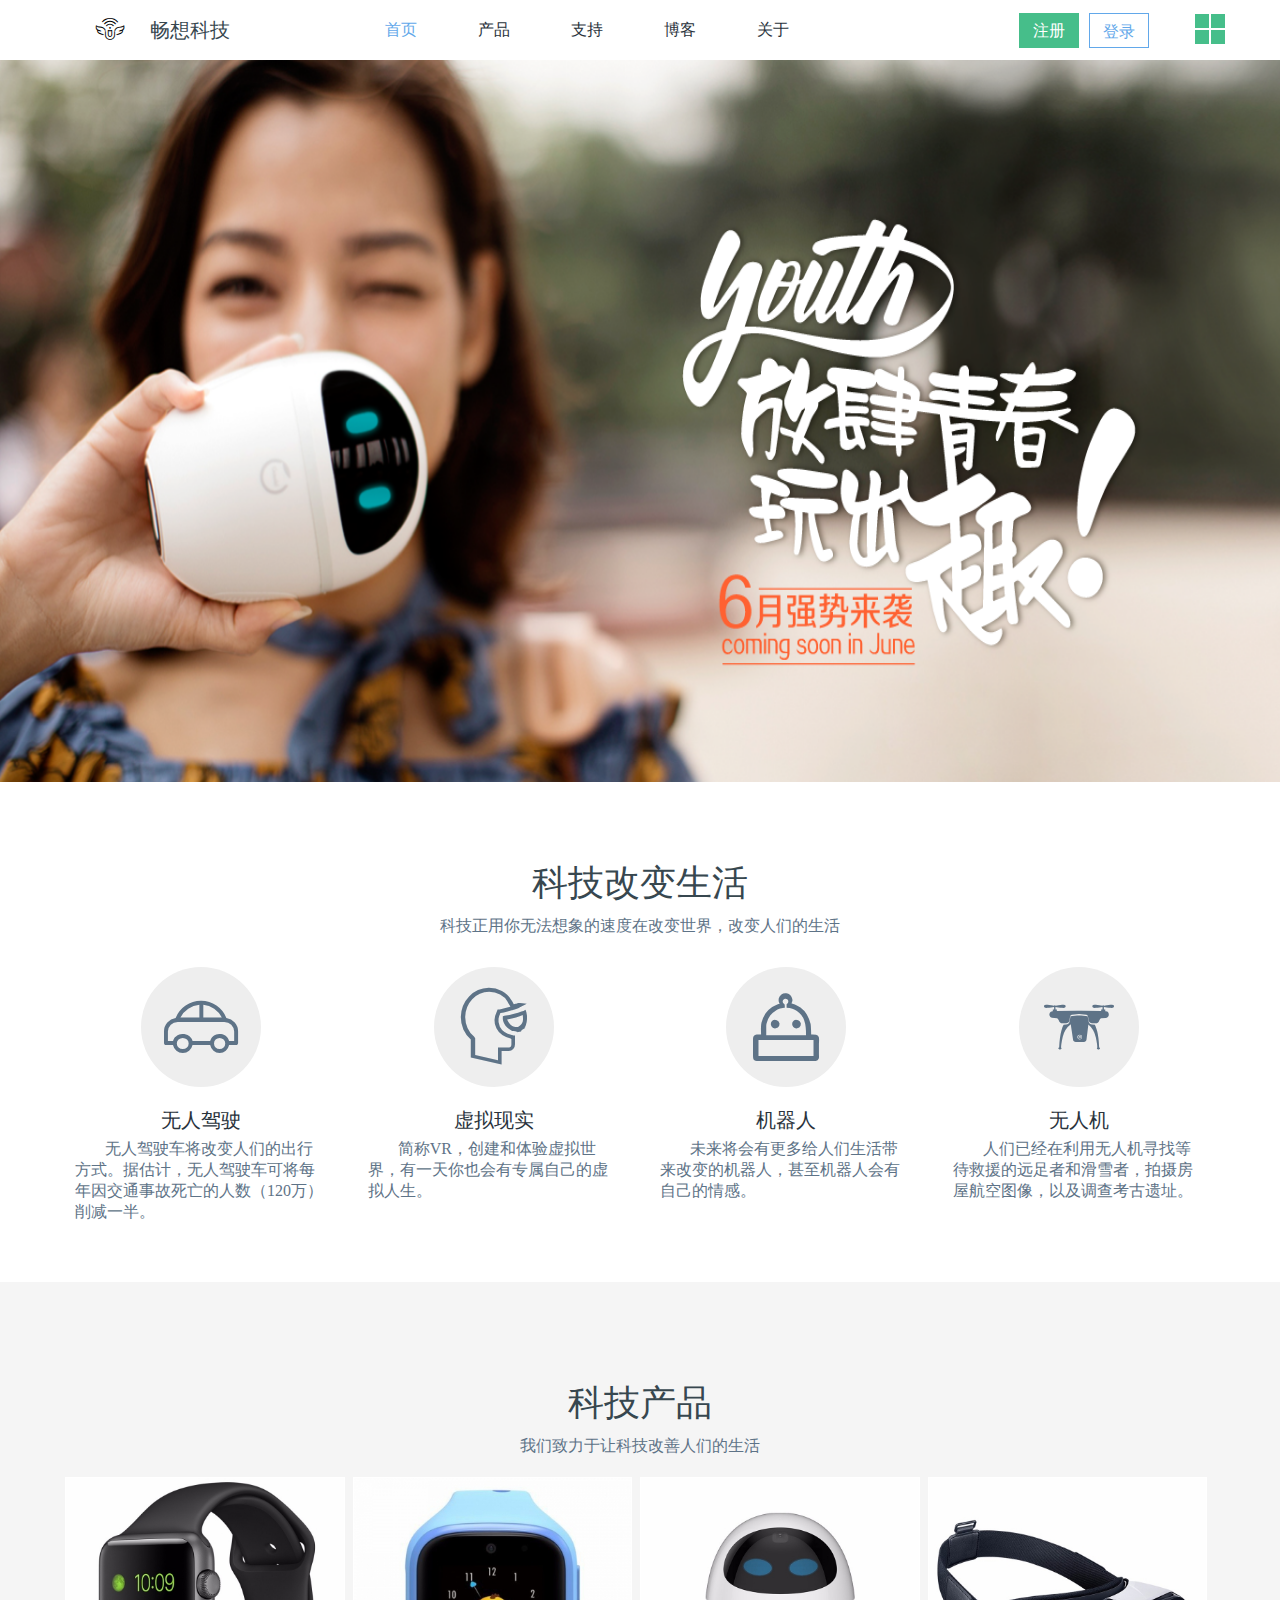
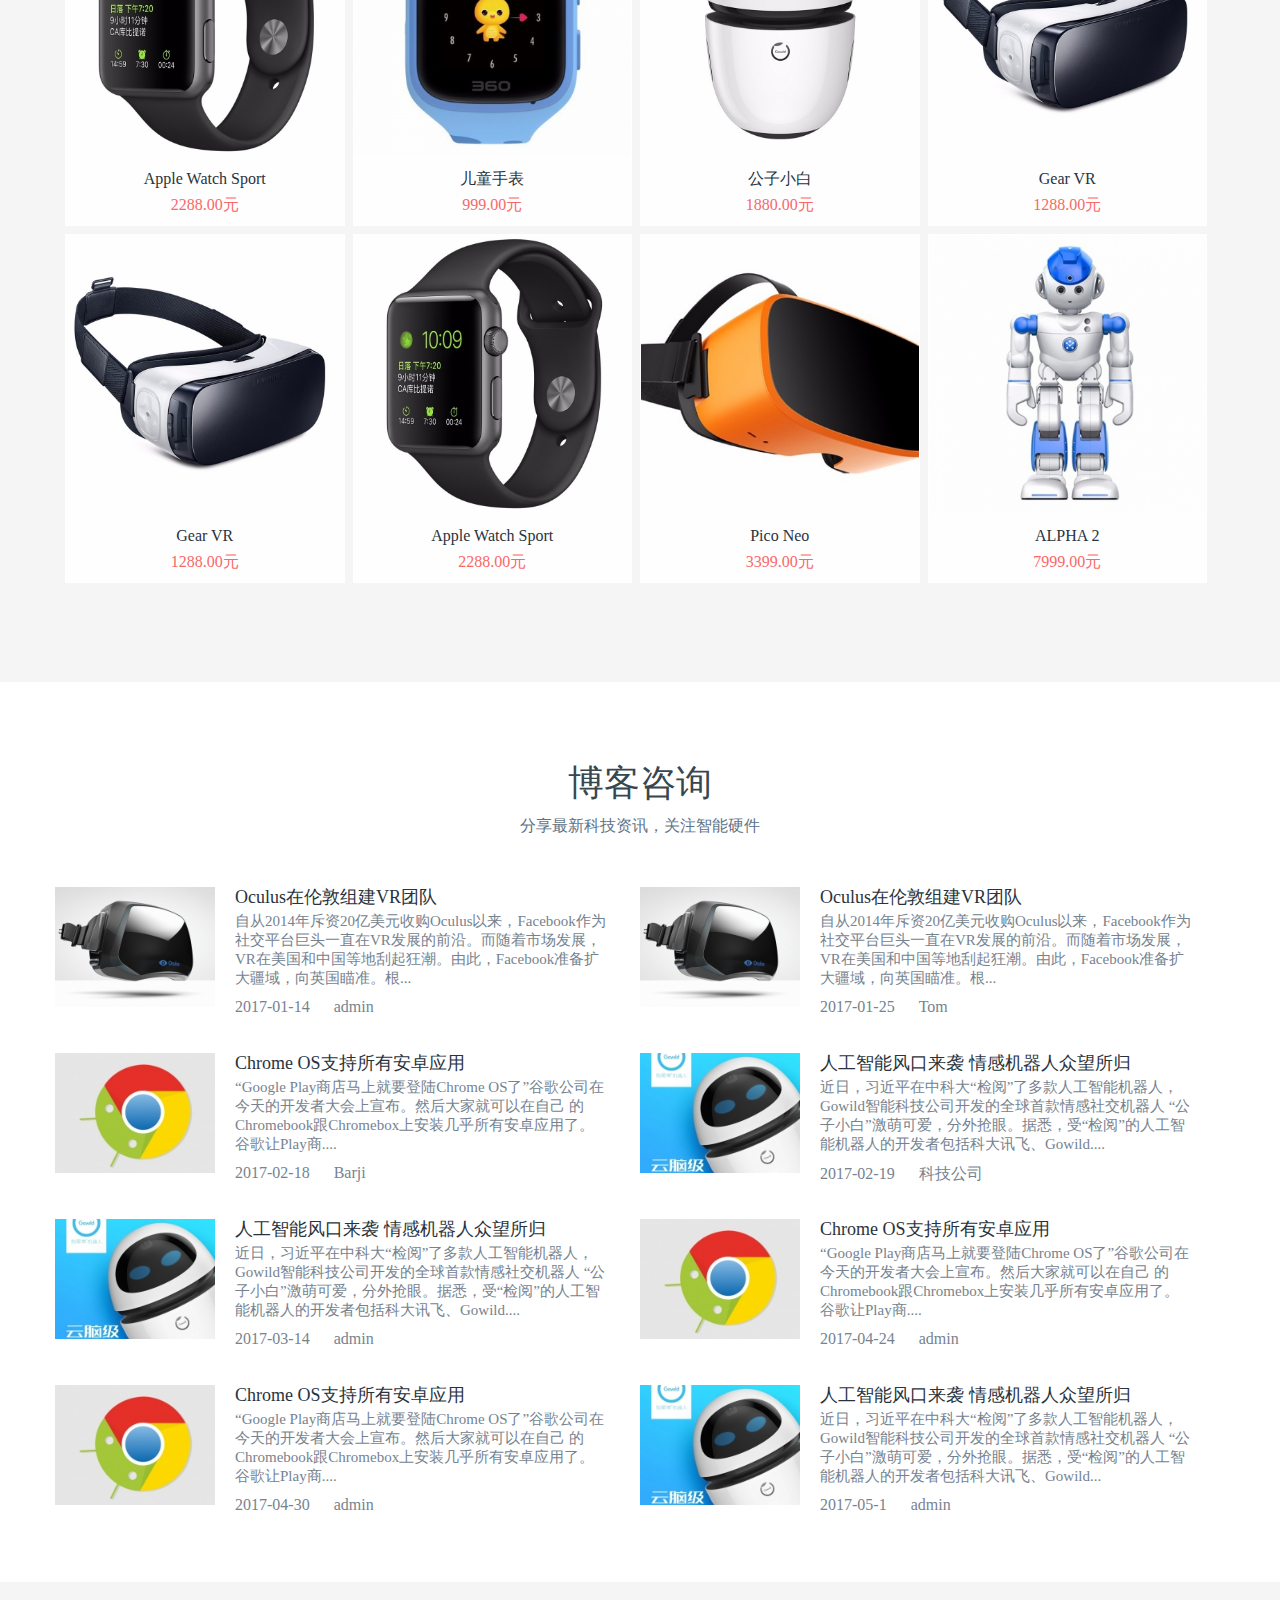
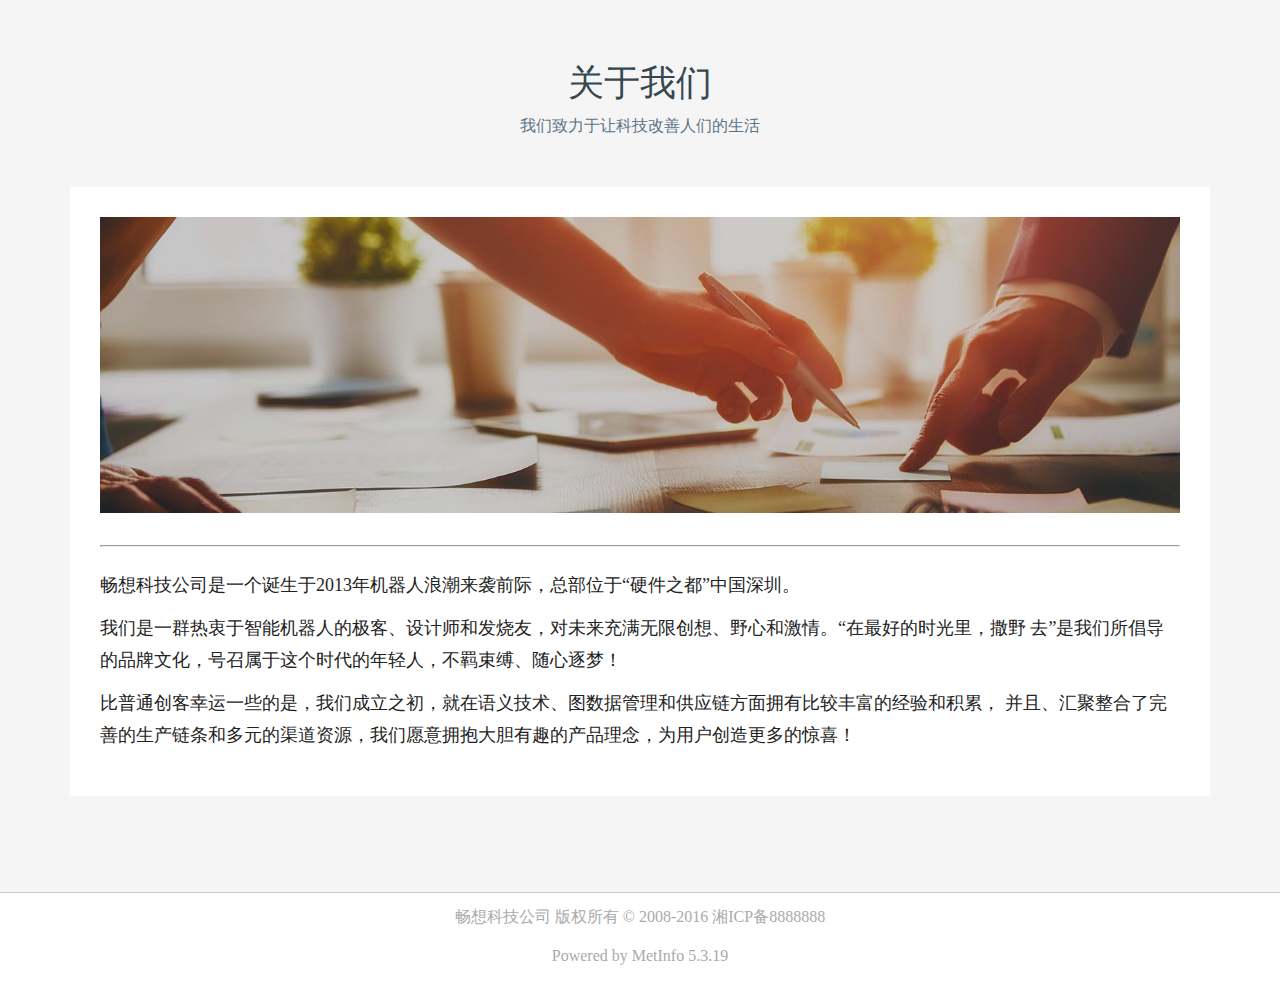
<file: index.html>
<!DOCTYPE html>
<html lang="en">
<head>
    <meta charset="UTF-8">
    <title>畅想科技</title>
    <link rel="stylesheet" href="css/index.css">
    <link rel="stylesheet" href="iconfont/iconfont.css">
    <script src="js/jquery-3.2.1.js"></script>
</head>
<body>
<div class="toubu">
    <div class="toubuson">
        <div class="logo"><i class="iconfont icon-chibang"></i>畅想科技</div>
        <ul class="daohang">
            <li><a href="index.html" id="shouye">首页</a></li>
            <li><a href="chanping.html">产品</a></li>
            <li><a href="zhichi.html">支持</a></li>
            <li><a href="boke.html">博客</a></li>
            <li><a href="guanyu.html">关于</a></li>
        </ul>
        <div class="denglu">
            <div class="dzuo"><a href="zhuce.html">注册</a></div>
            <div class="zyou"><a href="denglu.html">登录</a></div>
        </div>
        <div class="gengduo">
            <div class="kuai"></div>
            <div class="kuai"></div>
            <div class="kuai"></div>
            <div class="kuai"></div>
        </div>
    </div>
</div>
<!--轮播图-->
<div class="lunbo">
    <div class="zuo iconfont icon-icon"></div>
    <div class="you iconfont icon-icon1"></div>
    <ul>
        <li><img src="img/lunbo.png" alt=""></li>
        <li id="li2"><img src="img/lunbo2.png" alt="">
                <div class="zi1">Know You More</div>
                <div class="zi2">懂你，总会多一点</div>
        </li>
        <div class="celan">
            <h3>畅想科技</h3>
            <div class="ma">
                <img src="img/erweima.jpg" alt="">
            </div>
            <div class="sao">关注更多资讯</div>
            <p>畅想科技公司是一个诞生于2013年机器人浪潮来袭前际，总部位于“硬件之都”中国深圳。</p>
            <p>我们是一群热衷于智能机器人的极客、设计师和发烧友，对未来充满无限创想、野心和激情。</p>
            <p>我们成立之初，就在语义技术、图数据管理和供应链方面拥有比较丰富的经验和积累，并且、汇聚整合了完善的生产链条和多元 的渠道资源，我们愿意拥抱大胆有趣的产品理念，为用户创造更多的惊喜！</p>
        </div>
    </ul>
</div>

<!--科技-->
<div class="kejibox">
    <div class="dhx"></div>
    <div class="dhx2"></div>
    <div class="dhx3"></div>
    <div class="dhx4"></div>
    <h2>科技改变生活</h2>
    <p>科技正用你无法想象的速度在改变世界，改变人们的生活</p>
    <ul>
        <li>
            <div class="litu"><i class=" iconfont icon-wurenjiashi"></i></div>
            <h3>无人驾驶</h3>
            <p>无人驾驶车将改变人们的出行方式。据估计，无人驾驶车可将每年因交通事故死亡的人数（120万）削减一半。</p>
        </li>
        <li>
            <div class="litu"><i  class=" iconfont icon-xunixianshi1"></i></div>
            <h3>虚拟现实</h3>
            <p>简称VR，创建和体验虚拟世界，有一天你也会有专属自己的虚拟人生。</p>
        </li>
        <li>
            <div class="litu"><i  class=" iconfont icon-jiqiren"></i></div>
            <h3>机器人</h3>
            <p>未来将会有更多给人们生活带来改变的机器人，甚至机器人会有自己的情感。</p>
        </li>
        <li>
            <div class="litu"><i  class=" iconfont icon-icon2"></i></div>
            <h3>无人机</h3>
            <p>人们已经在利用无人机寻找等待救援的远足者和滑雪者，拍摄房屋航空图像，以及调查考古遗址。</p>
        </li>
    </ul>
</div>

<!--科技产品-->
<div class="kjcp">
    <h2>科技产品</h2>
    <p>我们致力于让科技改善人们的生活</p>
    <ul>
        <li>
            <div class="neirong">
                <a href="">
                    <img src="img/watch.jpg" alt="">
                </a>
                <a href="" class="spming">Apple Watch Sport</a>
                <p>2288.00元</p>
            </div>
        </li>
        <li>
            <div class="neirong">
                <a href="">
                    <img src="img/shoubiao.jpg" alt="">
                </a>
                <a href="" class="spming">儿童手表</a>
                <p>999.00元</p>
            </div>
        </li>
        <li>
            <div class="neirong">
                <a href="">
                    <img src="img/xiaobai.jpg" alt="">
                </a>
                <a href="" class="spming">公子小白</a>
                <p>1880.00元</p>
            </div>
        </li>
        <li>
            <div class="neirong">
                <a href="">
                    <img src="img/vr.jpg" alt="">
                </a>
                <a href="" class="spming">Gear VR</a>
                <p>1288.00元</p>
            </div>
        </li>
        <li>
            <div class="neirong">
                <a href="">
                    <img src="img/vr.jpg" alt="">
                </a>
                <a href="" class="spming">Gear VR</a>
                <p>1288.00元</p>
            </div>
        </li>
        <li>
            <div class="neirong">
                <a href="">
                    <img src="img/watch.jpg" alt="">
                </a>
                <a href="" class="spming">Apple Watch Sport</a>
                <p>2288.00元</p>
            </div>
        </li>
        <li>
            <div class="neirong">
                <a href="">
                    <img src="img/vr1.jpg" alt="">
                </a>
                <a href="" class="spming">Pico Neo</a>
                <p>3399.00元</p>
            </div>
        </li>
        <li>
            <div class="neirong">
                <a href="">
                    <img src="img/jiqiren.jpg" alt="">
                </a>
                <a href="" class="spming">ALPHA 2</a>
                <p>7999.00元</p>
            </div>
        </li>
    </ul>
</div>

<!--博客咨询-->
<div class="bokebox">
    <h2>博客咨询</h2>
    <p>分享最新科技资讯，关注智能硬件</p>
    <ul>
        <li>
            <div class="lizuo">
                <a href="">
                    <img src="img/boke1.jpg" alt="">
                </a>
            </div>
            <div class="liyou">
                <a href="">Oculus在伦敦组建VR团队</a>
                <p>自从2014年斥资20亿美元收购Oculus以来，Facebook作为社交平台巨头一直在VR发展的前沿。而随着市场发展，
                    VR在美国和中国等地刮起狂潮。由此，Facebook准备扩大疆域，向英国瞄准。根...</p>
                <span>2017-01-14</span>
                <span>admin</span>
            </div>
        </li>
        <li>
            <div class="lizuo">
                <a href="">
                    <img src="img/boke1.jpg" alt="">
                </a>
            </div>
            <div class="liyou">
                <a href="">Oculus在伦敦组建VR团队</a>
                <p>自从2014年斥资20亿美元收购Oculus以来，Facebook作为社交平台巨头一直在VR发展的前沿。而随着市场发展，
                    VR在美国和中国等地刮起狂潮。由此，Facebook准备扩大疆域，向英国瞄准。根...</p>
                <span>2017-01-25</span>
                <span>Tom</span>
            </div>
        </li>
        <li>
            <div class="lizuo">
                <a href="">
                    <img src="img/boke2.jpg" alt="">
                </a>
            </div>
            <div class="liyou">
                <a href="">Chrome OS支持所有安卓应用</a>
                <p>“Google Play商店马上就要登陆Chrome OS了”谷歌公司在今天的开发者大会上宣布。然后大家就可以在自己
                    的Chromebook跟Chromebox上安装几乎所有安卓应用了。谷歌让Play商....</p>
                <span>2017-02-18</span>
                <span>Barji</span>
            </div>
        </li>
        <li>
            <div class="lizuo">
                <a href="">
                    <img src="img/boke3.jpg" alt="">
                </a>
            </div>
            <div class="liyou">
                <a href="">人工智能风口来袭 情感机器人众望所归</a>
                <p>近日，习近平在中科大“检阅”了多款人工智能机器人，Gowild智能科技公司开发的全球首款情感社交机器人
                    “公子小白”激萌可爱，分外抢眼。据悉，受“检阅”的人工智能机器人的开发者包括科大讯飞、Gowild....</p>
                <span>2017-02-19</span>
                <span>科技公司</span>
            </div>
        </li>
        <li>
            <div class="lizuo">
                <a href="">
                    <img src="img/boke3.jpg" alt="">
                </a>
            </div>
            <div class="liyou">
                <a href="">人工智能风口来袭 情感机器人众望所归</a>
                <p>近日，习近平在中科大“检阅”了多款人工智能机器人，Gowild智能科技公司开发的全球首款情感社交机器人
                    “公子小白”激萌可爱，分外抢眼。据悉，受“检阅”的人工智能机器人的开发者包括科大讯飞、Gowild....</p>
                <span>2017-03-14</span>
                <span>admin</span>
            </div>
        </li>
        <li>
            <div class="lizuo">
                <a href="">
                    <img src="img/boke2.jpg" alt="">
                </a>
            </div>
            <div class="liyou">
                <a href="">Chrome OS支持所有安卓应用</a>
                <p>“Google Play商店马上就要登陆Chrome OS了”谷歌公司在今天的开发者大会上宣布。然后大家就可以在自己
                    的Chromebook跟Chromebox上安装几乎所有安卓应用了。谷歌让Play商....</p>
                <span>2017-04-24</span>
                <span>admin</span>
            </div>
        </li>
        <li>
            <div class="lizuo">
                <a href="">
                    <img src="img/boke2.jpg" alt="">
                </a>
            </div>
            <div class="liyou">
                <a href="">Chrome OS支持所有安卓应用</a>
                <p>“Google Play商店马上就要登陆Chrome OS了”谷歌公司在今天的开发者大会上宣布。然后大家就可以在自己
                    的Chromebook跟Chromebox上安装几乎所有安卓应用了。谷歌让Play商....</p>
                <span>2017-04-30</span>
                <span>admin</span>

            </div>
        </li>
        <li>
            <div class="lizuo">
                <a href="">
                    <img src="img/boke3.jpg" alt="">
                </a>
            </div>
            <div class="liyou">
                <a href="">人工智能风口来袭 情感机器人众望所归</a>
                <p>近日，习近平在中科大“检阅”了多款人工智能机器人，Gowild智能科技公司开发的全球首款情感社交机器人
                    “公子小白”激萌可爱，分外抢眼。据悉，受“检阅”的人工智能机器人的开发者包括科大讯飞、Gowild...</p>
                <span>2017-05-1</span>
                <span>admin</span>
            </div>
        </li>
    </ul>
</div>

<!--关于我们-->
<div class="guanyu">
    <h2>关于我们</h2>
    <p>我们致力于让科技改善人们的生活</p>
    <div class="gynr">
        <p><img src="img/guanyu.jpg" alt=""></p>
        <hr>
        <p>畅想科技公司是一个诞生于2013年机器人浪潮来袭前际，总部位于“硬件之都”中国深圳。</p>
        <p>我们是一群热衷于智能机器人的极客、设计师和发烧友，对未来充满无限创想、野心和激情。“在最好的时光里，撒野
            去”是我们所倡导的品牌文化，号召属于这个时代的年轻人，不羁束缚、随心逐梦！</p>
        <p>比普通创客幸运一些的是，我们成立之初，就在语义技术、图数据管理和供应链方面拥有比较丰富的经验和积累，
            并且、汇聚整合了完善的生产链条和多元的渠道资源，我们愿意拥抱大胆有趣的产品理念，为用户创造更多的惊喜！</p>
    </div>
</div>

<!--底部-->
<div class="dibu">
    <p>畅想科技公司 版权所有 © 2008-2016 湘ICP备8888888</p>
    <p>Powered by MetInfo 5.3.19</p>
</div>


<script src="js/index.js"></script>
</body>
</html>
</file>
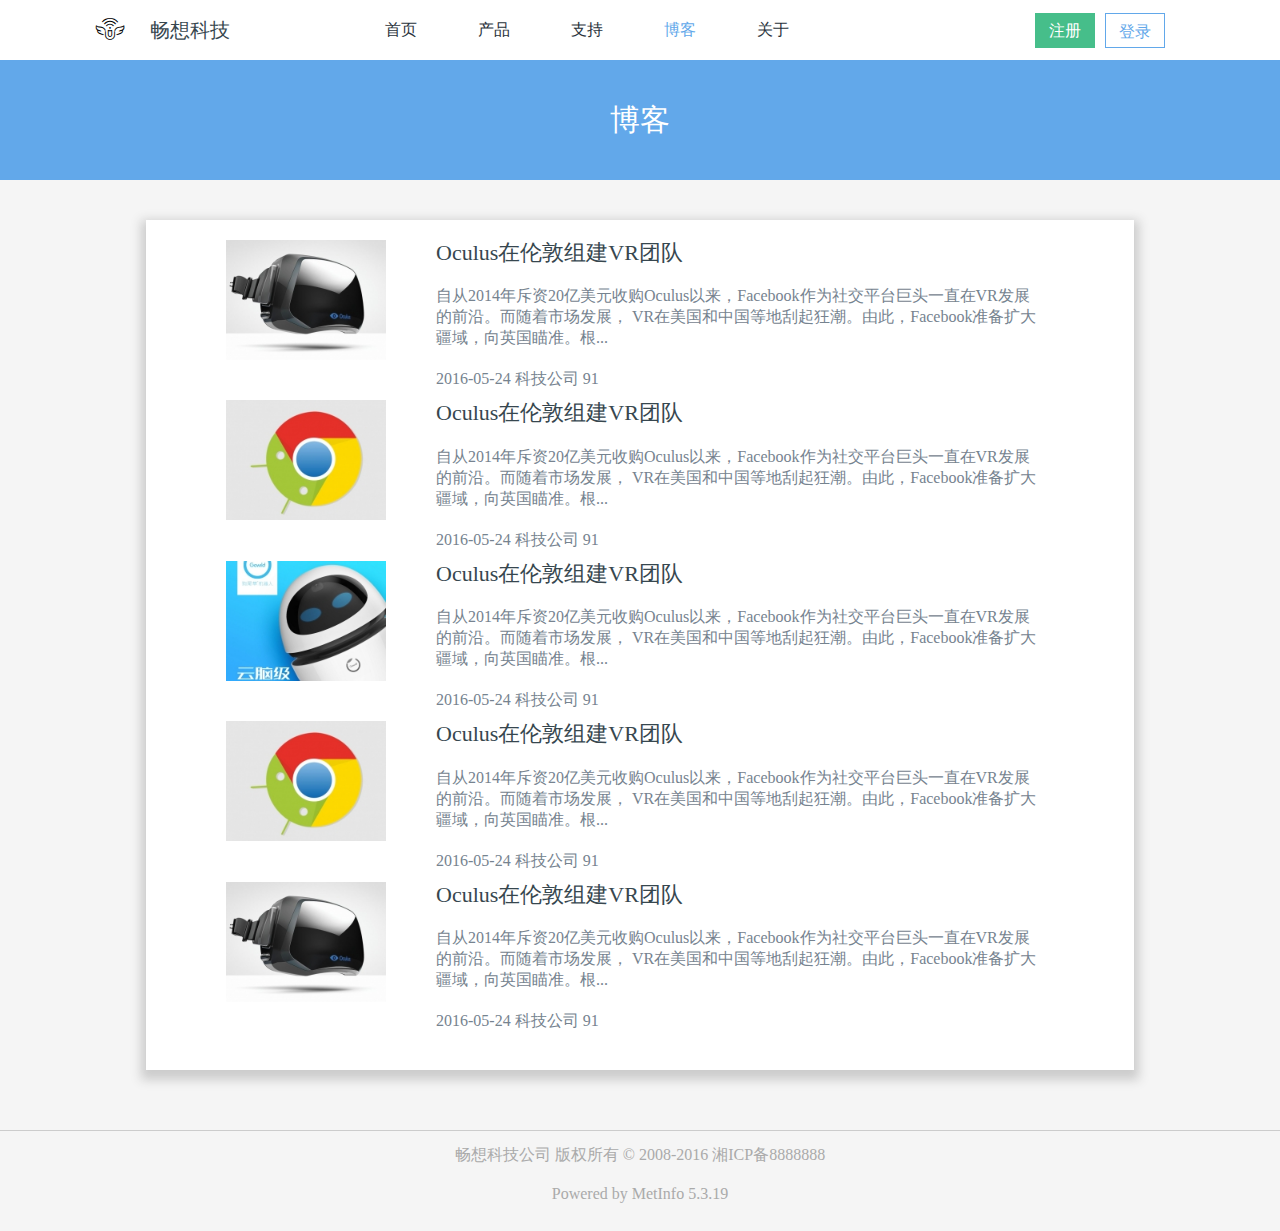
<file: boke.html>
<!DOCTYPE html>
<html lang="en">
<head>
    <meta charset="UTF-8">
    <title>畅想科技</title>
    <link rel="stylesheet" href="css/boke.css">
    <link rel="stylesheet" href="iconfont/iconfont.css">
</head>
<body>
<div class="toubu">
    <div class="toubuson">
        <div class="logo"><i class="iconfont icon-chibang"></i>畅想科技</div>
        <ul class="daohang">
            <li><a href="index.html" >首页</a></li>
            <li><a href="chanping.html">产品</a></li>
            <li><a href="zhichi.html">支持</a></li>
            <li><a href="boke.html" id="shouye">博客</a></li>
            <li><a href="guanyu.html">关于</a></li>
        </ul>
        <div class="denglu">
            <div class="dzuo"><a href="zhuce.html">注册</a></div>
            <div class="zyou"><a href="denglu.html">登录</a></div>
        </div>
    </div>
</div>

<!--博客-->
<div class="cp"> 博客</div>
<div class="bknr">
    <div class="nrbox">
        <div class="left">
        <a href="" class="tupian">
            <img src="img/boke1.jpg" alt="">
        </a>
        </div>
        <div class="right">
        <a href=""><h4>Oculus在伦敦组建VR团队</h4></a>
        <p>自从2014年斥资20亿美元收购Oculus以来，Facebook作为社交平台巨头一直在VR发展的前沿。而随着市场发展，
            VR在美国和中国等地刮起狂潮。由此，Facebook准备扩大疆域，向英国瞄准。根...</p>
            <p>2016-05-24 科技公司 91</p>
        </div>
    </div>


        <div class="nrbox">
            <div class="left">
                <a href="" class="tupian">
                    <img src="img/boke2.jpg" alt="">
                </a>
            </div>
            <div class="right">
                <a href=""><h4>Oculus在伦敦组建VR团队</h4></a>
                <p>自从2014年斥资20亿美元收购Oculus以来，Facebook作为社交平台巨头一直在VR发展的前沿。而随着市场发展，
                    VR在美国和中国等地刮起狂潮。由此，Facebook准备扩大疆域，向英国瞄准。根...</p>
                <p>2016-05-24 科技公司 91</p>
            </div>
        </div>

            <div class="nrbox">
                <div class="left">
                    <a href="" class="tupian">
                        <img src="img/boke3.jpg" alt="">
                    </a>
                </div>
                <div class="right">
                    <a href=""><h4>Oculus在伦敦组建VR团队</h4></a>
                    <p>自从2014年斥资20亿美元收购Oculus以来，Facebook作为社交平台巨头一直在VR发展的前沿。而随着市场发展，
                        VR在美国和中国等地刮起狂潮。由此，Facebook准备扩大疆域，向英国瞄准。根...</p>
                    <p>2016-05-24 科技公司 91</p>
                </div>
            </div>

                <div class="nrbox">
                    <div class="left">
                        <a href="" class="tupian">
                            <img src="img/boke2.jpg" alt="">
                        </a>
                    </div>
                    <div class="right">
                        <a href=""><h4>Oculus在伦敦组建VR团队</h4></a>
                        <p>自从2014年斥资20亿美元收购Oculus以来，Facebook作为社交平台巨头一直在VR发展的前沿。而随着市场发展，
                            VR在美国和中国等地刮起狂潮。由此，Facebook准备扩大疆域，向英国瞄准。根...</p>
                        <p>2016-05-24 科技公司 91</p>
                    </div>
                </div>

                    <div class="nrbox">
                        <div class="left">
                            <a href="" class="tupian">
                                <img src="img/boke1.jpg" alt="">
                            </a>
                        </div>
                        <div class="right">
                            <a href=""><h4>Oculus在伦敦组建VR团队</h4></a>
                            <p>自从2014年斥资20亿美元收购Oculus以来，Facebook作为社交平台巨头一直在VR发展的前沿。而随着市场发展，
                                VR在美国和中国等地刮起狂潮。由此，Facebook准备扩大疆域，向英国瞄准。根...</p>
                            <p>2016-05-24 科技公司 91</p>
                        </div>
                    </div>
 </div>




<!--底部-->
<div class="dibu">
    <p>畅想科技公司 版权所有 © 2008-2016 湘ICP备8888888</p>
    <p>Powered by MetInfo 5.3.19</p>
 </div>

</body>
</html>
</file>
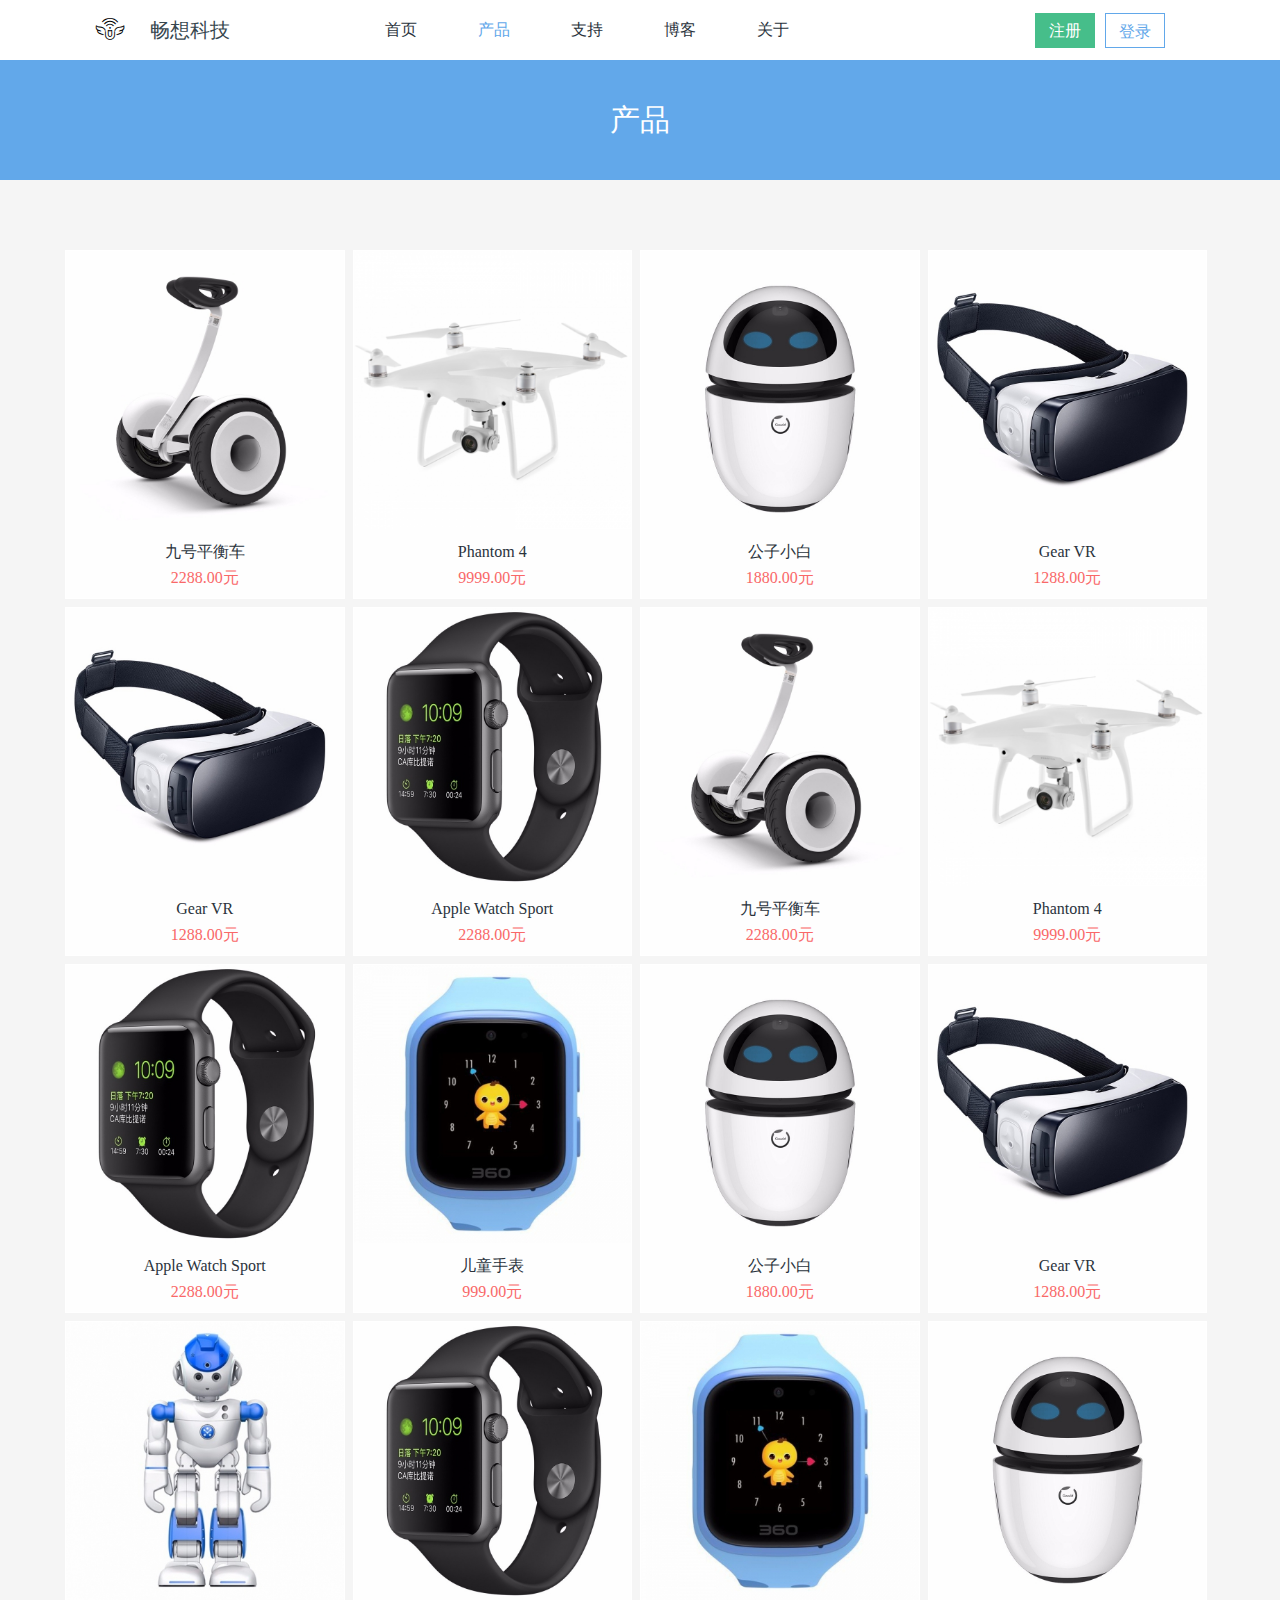
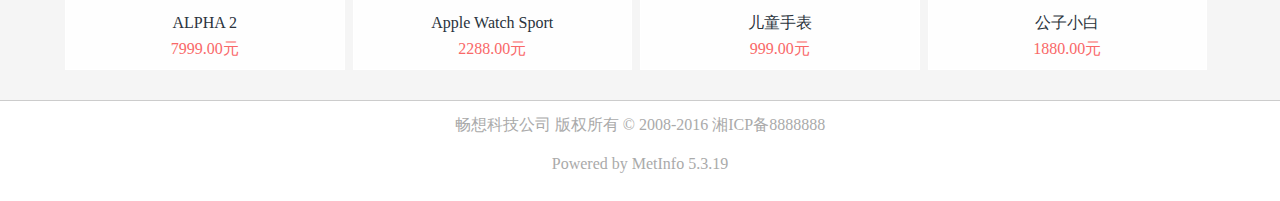
<file: chanping.html>
<!DOCTYPE html>
<html lang="en">
<head>
    <meta charset="UTF-8">
    <title>畅想科技</title>
    <link rel="stylesheet" href="css/chanpin.css">
    <link rel="stylesheet" href="iconfont/iconfont.css">
</head>
<body>
<div class="toubu">
    <div class="toubuson">
        <div class="logo"><i class="iconfont icon-chibang"></i>畅想科技</div>
        <ul class="daohang">
            <li><a href="index.html" >首页</a></li>
            <li><a href="chanping.html"id="shouye">产品</a></li>
            <li><a href="zhichi.html">支持</a></li>
            <li><a href="boke.html">博客</a></li>
            <li><a href="guanyu.html">关于</a></li>
        </ul>
        <div class="denglu">
            <div class="dzuo"><a href="zhuce.html">注册</a></div>
            <div class="zyou"><a href="denglu.html">登录</a></div>
        </div>
    </div>
</div>


<!--产品-->

<div class="cp">产品</div>
<div class="kjcp">
    <ul>
        <li>
            <div class="neirong">
                <a href="">
                    <img src="img/che.jpg" alt="">
                </a>
                <a href="" class="spming">九号平衡车</a>
                <p>2288.00元</p>
            </div>
        </li>
        <li>
            <div class="neirong">
                <a href="">
                    <img src="img/wurenji.jpg" alt="">
                </a>
                <a href="" class="spming">Phantom 4</a>
                <p>9999.00元</p>
            </div>
        </li>
        <li>
            <div class="neirong">
                <a href="">
                    <img src="img/xiaobai.jpg" alt="">
                </a>
                <a href="" class="spming">公子小白</a>
                <p>1880.00元</p>
            </div>
        </li>
        <li>
            <div class="neirong">
                <a href="">
                    <img src="img/vr.jpg" alt="">
                </a>
                <a href="" class="spming">Gear VR</a>
                <p>1288.00元</p>
            </div>
        </li>
        <li>
            <div class="neirong">
                <a href="">
                    <img src="img/vr.jpg" alt="">
                </a>
                <a href="" class="spming">Gear VR</a>
                <p>1288.00元</p>
            </div>
        </li>
        <li>
            <div class="neirong">
                <a href="">
                    <img src="img/watch.jpg" alt="">
                </a>
                <a href="" class="spming">Apple Watch Sport</a>
                <p>2288.00元</p>
            </div>
        </li>
        <li>
            <div class="neirong">
                <a href="">
                    <img src="img/che.jpg" alt="">
                </a>
                <a href="" class="spming">九号平衡车</a>
                <p>2288.00元</p>
            </div>
        </li>
        <li>
            <div class="neirong">
                <a href="">
                    <img src="img/wurenji.jpg" alt="">
                </a>
                <a href="" class="spming">Phantom 4</a>
                <p>9999.00元</p>
            </div>
        </li>
        <li>
            <div class="neirong">
                <a href="">
                    <img src="img/watch.jpg" alt="">
                </a>
                <a href="" class="spming">Apple Watch Sport</a>
                <p>2288.00元</p>
            </div>
        </li>
        <li>
            <div class="neirong">
                <a href="">
                    <img src="img/shoubiao.jpg" alt="">
                </a>
                <a href="" class="spming">儿童手表</a>
                <p>999.00元</p>
            </div>
        </li>
        <li>
            <div class="neirong">
                <a href="">
                    <img src="img/xiaobai.jpg" alt="">
                </a>
                <a href="" class="spming">公子小白</a>
                <p>1880.00元</p>
            </div>
        </li>
        <li>
            <div class="neirong">
                <a href="">
                    <img src="img/vr.jpg" alt="">
                </a>
                <a href="" class="spming">Gear VR</a>
                <p>1288.00元</p>
            </div>
        </li>
        <li>
            <div class="neirong">
                <a href="">
                    <img src="img/jiqiren.jpg" alt="">
                </a>
                <a href="" class="spming">ALPHA 2</a>
                <p>7999.00元</p>
            </div>
        </li>
        <li>
            <div class="neirong">
                <a href="">
                    <img src="img/watch.jpg" alt="">
                </a>
                <a href="" class="spming">Apple Watch Sport</a>
                <p>2288.00元</p>
            </div>
        </li>
        <li>
            <div class="neirong">
                <a href="">
                    <img src="img/shoubiao.jpg" alt="">
                </a>
                <a href="" class="spming">儿童手表</a>
                <p>999.00元</p>
            </div>
        </li>
        <li>
            <div class="neirong">
                <a href="">
                    <img src="img/xiaobai.jpg" alt="">
                </a>
                <a href="" class="spming">公子小白</a>
                <p>1880.00元</p>
            </div>
        </li>
    </ul>
</div>

<!--底部-->
<div class="dibu">
    <p>畅想科技公司 版权所有 © 2008-2016 湘ICP备8888888</p>
    <p>Powered by MetInfo 5.3.19</p>
</div>
</body>
</html>
</file>
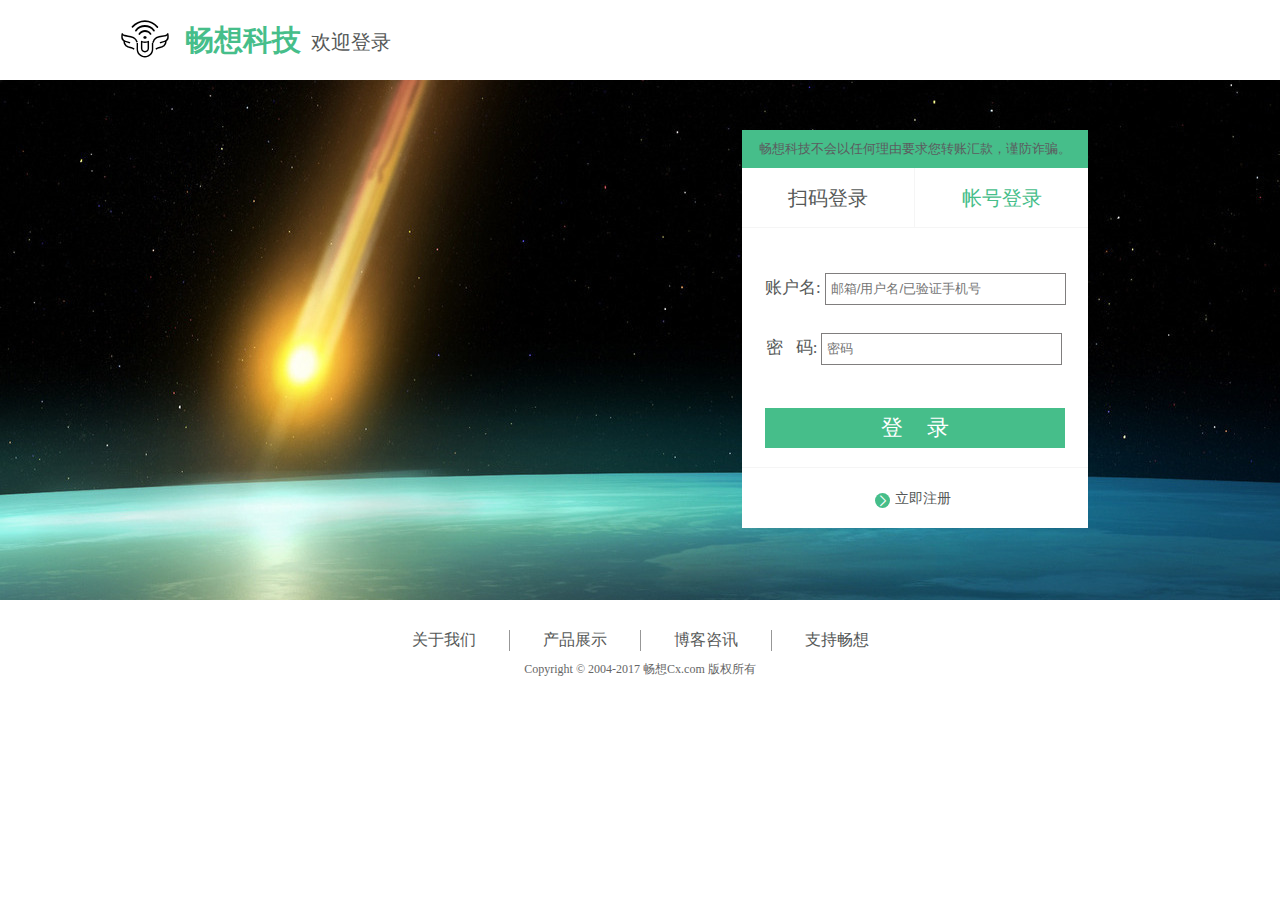
<file: denglu.html>
<!DOCTYPE html>
<html lang="en">
<head>
    <meta charset="UTF-8">
    <title>Title</title>
    <link rel="stylesheet" href="css/denglu.css">
    <link rel="stylesheet" href="iconfont/iconfont.css">
    <script src="js/jquery-3.2.1.js"></script>
</head>
<body>
<div class="tou">
    <div class="logo">
        <i class="iconfont icon-chibang"></i>
    </div>
    <div class="zi"><h5>畅想科技</h5></div>
    <div class="zi1">欢迎登录</div>
</div>

<div class="denglu">
    <div class="dengluk">
        <div class="tishi">畅想科技不会以任何理由要求您转账汇款，谨防诈骗。</div>
        <div class="fangshi">
            <div class="zuo">
                <a>扫码登录</a>
            </div>
            <div class="you">
                <a>帐号登录</a>
            </div>
        </div>

        <ul class="erweima">
            <li class="li1">
            <img src="img/erweima.jpg" alt="">
            <div class="saomiao">请扫描二维码</div>
            </li>
            <li class="li2">
                <div class="zhanghu">
                    <span>账户名:</span>
                    <input type="text"placeholder="邮箱/用户名/已验证手机号" value="">
                </div>
                <div class="mima">
                    <span>密&nbsp&nbsp&nbsp码:</span>
                    <input type="password"placeholder="密码" value="">
                </div>

                <div class="denglu2">
                    <button>登&nbsp&nbsp&nbsp&nbsp录</button>
                </div>
            </li>
        </ul>

        <div class="di">
            <div class="quzc">
                <a href="zhuce.html">
                    <i class="iconfont icon-icon1"></i>
                    立即注册
                </a>
            </div>
        </div>
    </div>
</div>

<div class="dibu">
    <ul>
        <li><a href="guanyu.html">关于我们</a></li>
        <li><a href="chanping.html">产品展示</a></li>
        <li><a href="boke.html">博客咨讯</a></li>
        <li><a href="zhichi.html">支持畅想</a></li>
    </ul>
</div>
<div class="zuihou">Copyright © 2004-2017  畅想Cx.com 版权所有</div>
</body>
<script src="js/denglu.js"></script>
</html>
</file>
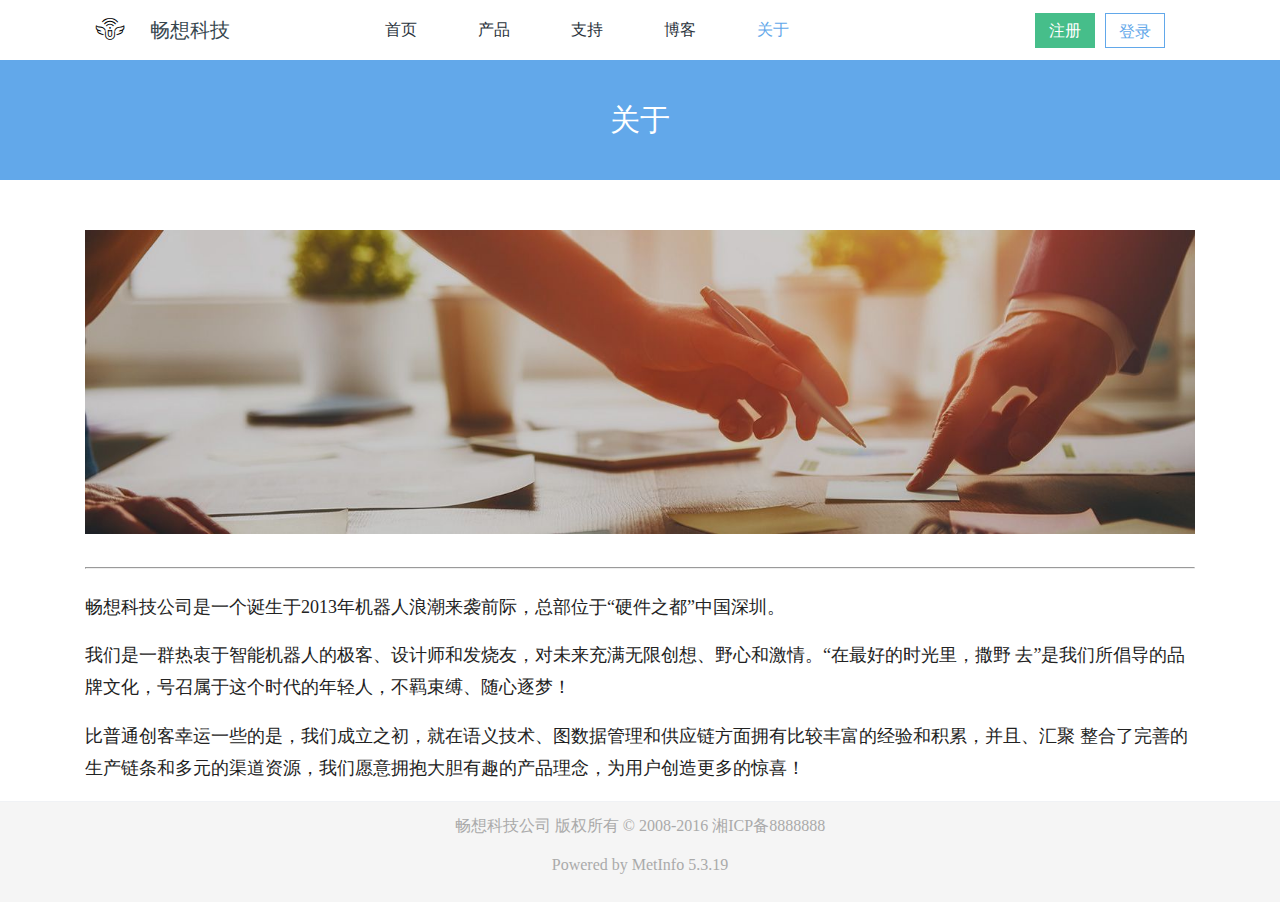
<file: guanyu.html>
<!DOCTYPE html>
<html lang="en">
<head>
    <meta charset="UTF-8">
    <title>畅想科技</title>
    <link rel="stylesheet" href="css/guanyu.css">
    <link rel="stylesheet" href="iconfont/iconfont.css">
</head>
<body>
<div class="toubu">
    <div class="toubuson">
        <div class="logo"><i class="iconfont icon-chibang"></i>畅想科技</div>
        <ul class="daohang">
            <li><a href="index.html" >首页</a></li>
            <li><a href="chanping.html">产品</a></li>
            <li><a href="zhichi.html">支持</a></li>
            <li><a href="boke.html">博客</a></li>
            <li><a href="guanyu.html" id="shouye">关于</a></li>
        </ul>
        <div class="denglu">
            <div class="dzuo"><a href="zhuce.html">注册</a></div>
            <div class="zyou"><a href="denglu.html">登录</a></div>
        </div>
    </div>
</div>

<!--关于-->
<div class="cp">关于</div>
<div class="gybox">
    <p><img src="img/guanyu.jpg" alt=""></p>
    <hr>
    <p>畅想科技公司是一个诞生于2013年机器人浪潮来袭前际，总部位于“硬件之都”中国深圳。</p>
    <p>我们是一群热衷于智能机器人的极客、设计师和发烧友，对未来充满无限创想、野心和激情。“在最好的时光里，撒野
        去”是我们所倡导的品牌文化，号召属于这个时代的年轻人，不羁束缚、随心逐梦！</p>
    <p>比普通创客幸运一些的是，我们成立之初，就在语义技术、图数据管理和供应链方面拥有比较丰富的经验和积累，并且、汇聚
        整合了完善的生产链条和多元的渠道资源，我们愿意拥抱大胆有趣的产品理念，为用户创造更多的惊喜！</p>
</div>

<!--底部-->
<div class="dibu">
    <p>畅想科技公司 版权所有 © 2008-2016 湘ICP备8888888</p>
    <p>Powered by MetInfo 5.3.19</p>
</div>
</body>
</html>
</file>
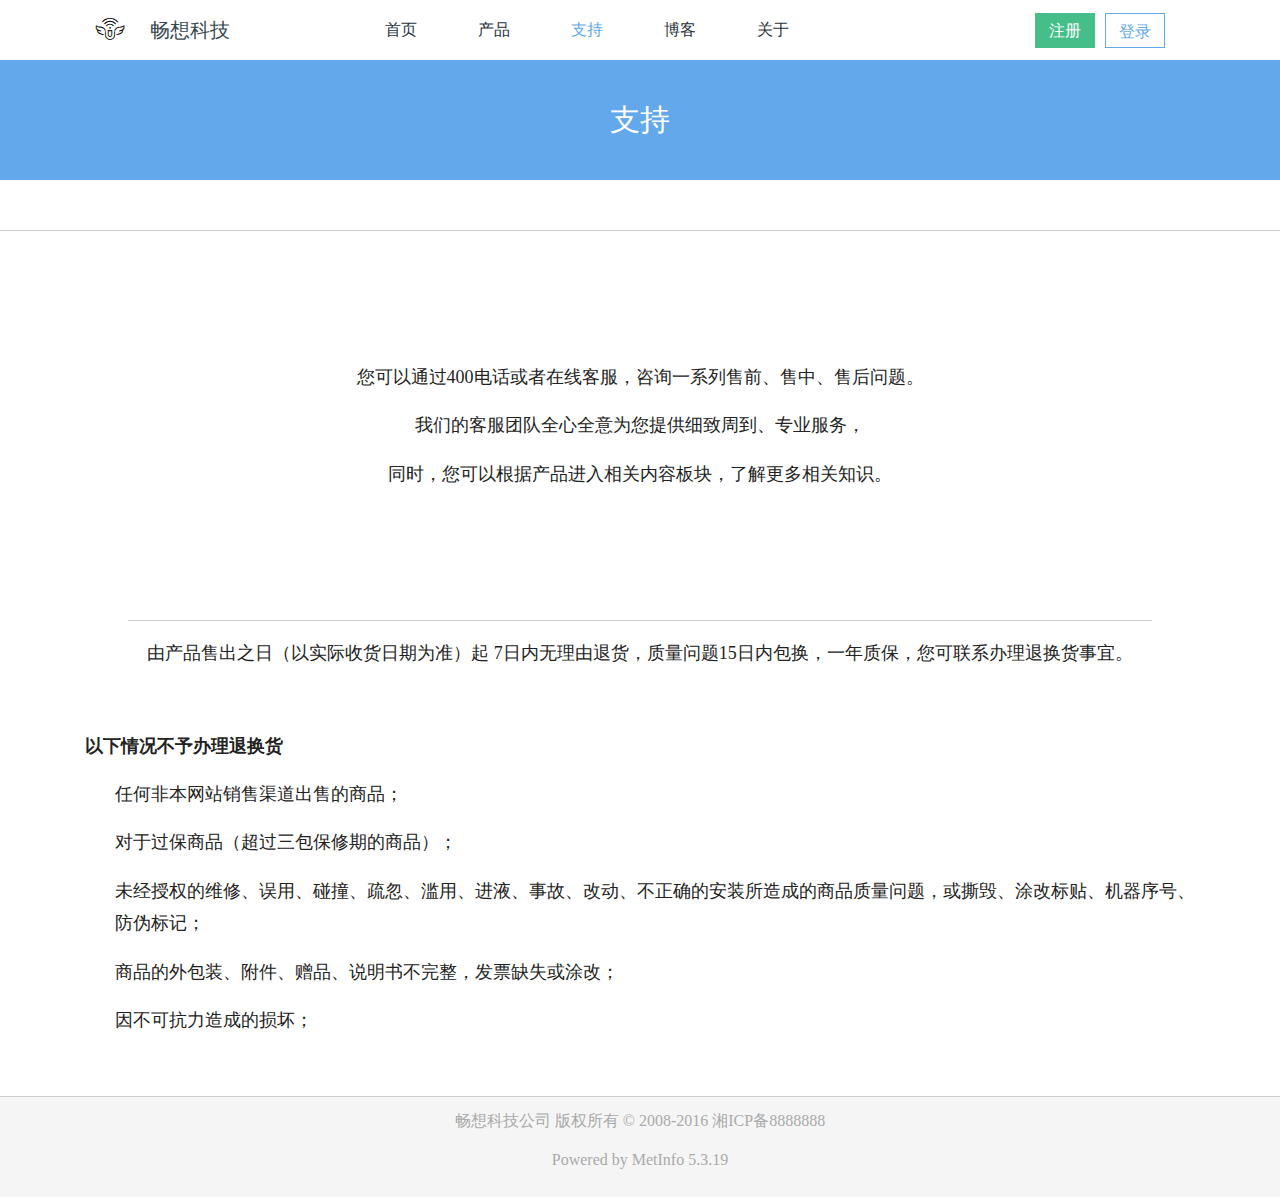
<file: zhichi.html>
<!DOCTYPE html>
<html lang="en">
<head>
    <meta charset="UTF-8">
    <title>畅想科技</title>
    <link rel="stylesheet" href="css/zhichi.css">
    <link rel="stylesheet" href="iconfont/iconfont.css">
</head>
<body>
<div class="toubu">
    <div class="toubuson">
        <div class="logo"><i class="iconfont icon-chibang"></i>畅想科技</div>
        <ul class="daohang">
            <li><a href="index.html" >首页</a></li>
            <li><a href="chanping.html">产品</a></li>
            <li><a href="zhichi.html"id="shouye">支持</a></li>
            <li><a href="boke.html">博客</a></li>
            <li><a href="guanyu.html">关于</a></li>
        </ul>
        <div class="denglu">
            <div class="dzuo"><a href="zhuce.html">注册</a></div>
            <div class="zyou"><a href="denglu.html">登录</a></div>
        </div>
    </div>
</div>

<!--支持-->
<div class="cp">支持</div>
<div class="xian"></div>
<div class="zcbox">
    <p>您可以通过400电话或者在线客服，咨询一系列售前、售中、售后问题。</p>
    <p>我们的客服团队全心全意为您提供细致周到、专业服务，</p>
    <p>同时，您可以根据产品进入相关内容板块，了解更多相关知识。</p>
    <div class="xian2"></div>
    <p>由产品售出之日（以实际收货日期为准）起 7日内无理由退货，质量问题15日内包换，一年质保，您可联系办理退换货事宜。</p>
    <div class="zcbox2">
        <h2>以下情况不予办理退换货</h2>
        <p> 任何非本网站销售渠道出售的商品；</p>
        <p> 对于过保商品（超过三包保修期的商品）；</p>
        <p> 未经授权的维修、误用、碰撞、疏忽、滥用、进液、事故、改动、不正确的安装所造成的商品质量问题，或撕毁、涂改标贴、机器序号、防伪标记；</p>
        <p> 商品的外包装、附件、赠品、说明书不完整，发票缺失或涂改；</p>
        <p>因不可抗力造成的损坏；</p>
    </div>
</div>

<!--底部-->
<div class="dibu">
    <p>畅想科技公司 版权所有 © 2008-2016 湘ICP备8888888</p>
    <p>Powered by MetInfo 5.3.19</p>
</div>

</body>
</html>
</file>
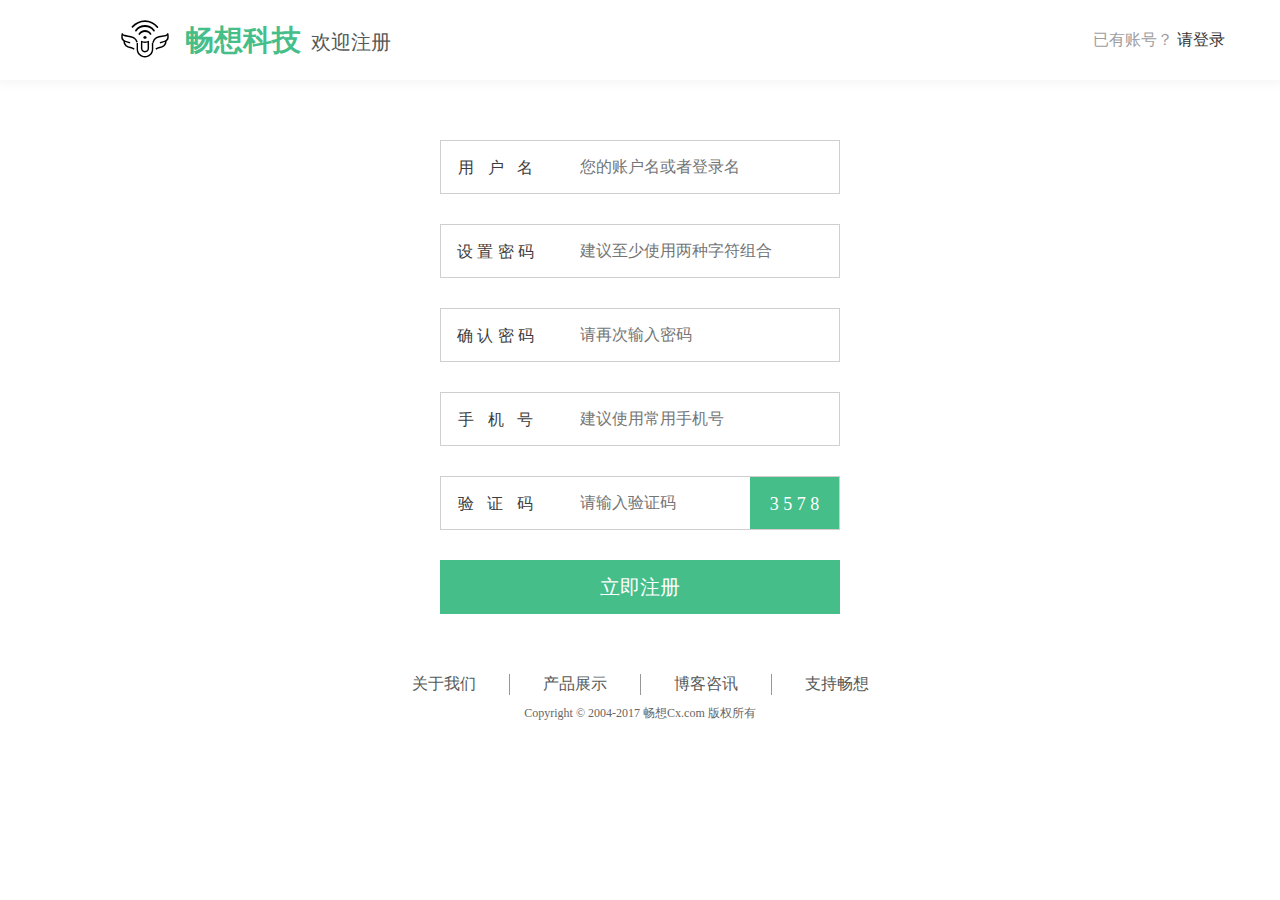
<file: zhuce.html>
<!DOCTYPE html>
<html lang="en">
<head>
    <meta charset="UTF-8">
    <title>Title</title>
    <link rel="stylesheet" href="css/zhuce.css">
    <link rel="stylesheet" href="iconfont/iconfont.css">
    <script src="js/jquery-3.2.1.js"></script>
</head>
<body>
<div class="box">
    <div class="tou">
        <div class="logo">
            <i class="iconfont icon-chibang"></i>
        </div>
        <div class="zi"><h5>畅想科技</h5></div>
        <div class="zi1">欢迎注册</div>
        <div class="denglu">
            <span>已有账号？</span>
            <a href="denglu.html">请登录</a>
        </div>
    </div>
</div>


<div class="zhucekuai">
    <div class="yonghuming">
        <div class="zuo">用&nbsp&nbsp&nbsp户&nbsp&nbsp&nbsp名</div>
        <input type="text" placeholder="您的账户名或者登录名" value="">
    </div>

    <div class="yonghuming">
        <div class="zuo">设 置 密 码</div>
        <input type="text" placeholder="建议至少使用两种字符组合" value="">
    </div>

    <div class="yonghuming">
        <div class="zuo">确 认 密 码</div>
        <input type="text" placeholder="请再次输入密码" value="">
    </div>

    <div class="yonghuming">
        <div class="zuo">手&nbsp&nbsp&nbsp机&nbsp&nbsp&nbsp号</div>
        <input type="text" placeholder="建议使用常用手机号" value="">
    </div>

    <div class="yzm">
        <div class="zuo">验&nbsp&nbsp&nbsp证&nbsp&nbsp&nbsp码</div>
        <input type="text" placeholder="请输入验证码" value="">
        <div class="yanzhengma">3 5 7 8</div>
    </div>

    <div class="dianji">
        <button>立即注册</button>
    </div>
</div>

<div class="dibu">
    <ul>
        <li><a href="guanyu.html">关于我们</a></li>
        <li><a href="chanping.html">产品展示</a></li>
        <li><a href="boke.html">博客咨讯</a></li>
        <li><a href="zhichi.html">支持畅想</a></li>
    </ul>
</div>
<div class="zuihou">Copyright © 2004-2017  畅想Cx.com 版权所有</div>


<script>
$(function () {
    let yanzhengma=$('.yanzhengma');
    yanzhengma.on('click',function () {
        yanzhengma.text('');
        for(let i=0;i<4;i++){
            let m=Math.floor(Math.random()*10);
            yanzhengma.append(` ${m}`);
        }
    })

})
</script>
</body>
</html>
</file>
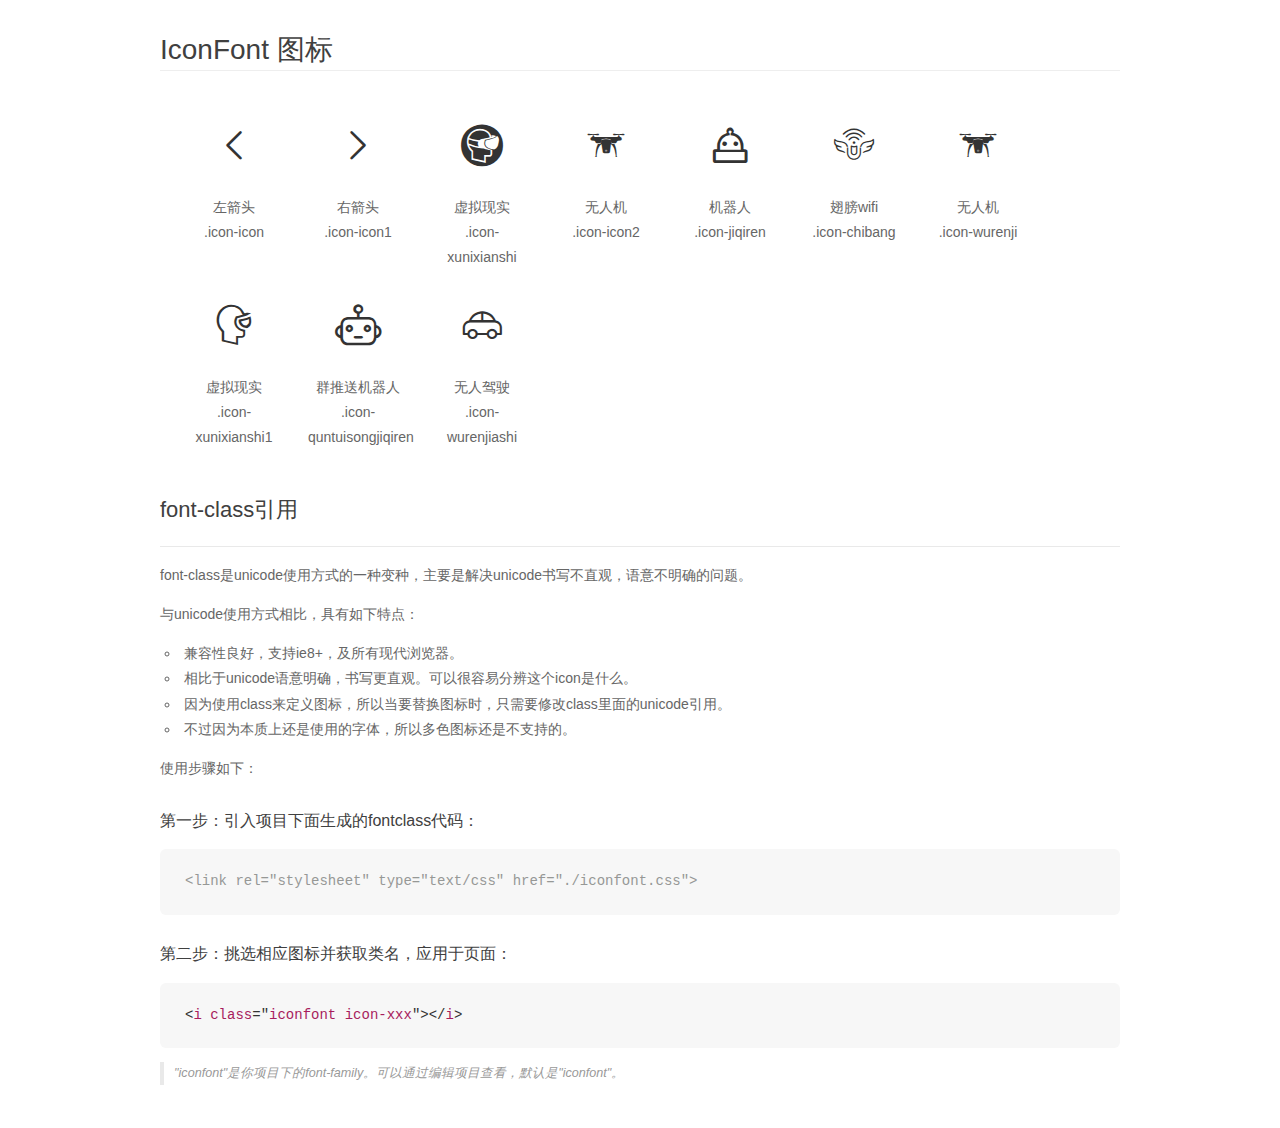
<file: iconfont/demo_fontclass.html>
<!DOCTYPE html>
<html>
<head>
    <meta charset="utf-8"/>
    <title>IconFont</title>
    <link rel="stylesheet" href="demo.css">
    <link rel="stylesheet" href="iconfont.css">
</head>
<body>
    <div class="main markdown">
        <h1>IconFont 图标</h1>
        <ul class="icon_lists clear">
            
                <li>
                <i class="icon iconfont icon-icon"></i>
                    <div class="name">左箭头</div>
                    <div class="fontclass">.icon-icon</div>
                </li>
            
                <li>
                <i class="icon iconfont icon-icon1"></i>
                    <div class="name">右箭头</div>
                    <div class="fontclass">.icon-icon1</div>
                </li>
            
                <li>
                <i class="icon iconfont icon-xunixianshi"></i>
                    <div class="name">虚拟现实</div>
                    <div class="fontclass">.icon-xunixianshi</div>
                </li>
            
                <li>
                <i class="icon iconfont icon-icon2"></i>
                    <div class="name">无人机</div>
                    <div class="fontclass">.icon-icon2</div>
                </li>
            
                <li>
                <i class="icon iconfont icon-jiqiren"></i>
                    <div class="name">机器人</div>
                    <div class="fontclass">.icon-jiqiren</div>
                </li>
            
                <li>
                <i class="icon iconfont icon-chibang"></i>
                    <div class="name">翅膀wifi</div>
                    <div class="fontclass">.icon-chibang</div>
                </li>
            
                <li>
                <i class="icon iconfont icon-wurenji"></i>
                    <div class="name">无人机</div>
                    <div class="fontclass">.icon-wurenji</div>
                </li>
            
                <li>
                <i class="icon iconfont icon-xunixianshi1"></i>
                    <div class="name">虚拟现实</div>
                    <div class="fontclass">.icon-xunixianshi1</div>
                </li>
            
                <li>
                <i class="icon iconfont icon-quntuisongjiqiren"></i>
                    <div class="name">群推送机器人</div>
                    <div class="fontclass">.icon-quntuisongjiqiren</div>
                </li>
            
                <li>
                <i class="icon iconfont icon-wurenjiashi"></i>
                    <div class="name">无人驾驶</div>
                    <div class="fontclass">.icon-wurenjiashi</div>
                </li>
            
        </ul>

        <h2 id="font-class-">font-class引用</h2>
        <hr>

        <p>font-class是unicode使用方式的一种变种，主要是解决unicode书写不直观，语意不明确的问题。</p>
        <p>与unicode使用方式相比，具有如下特点：</p>
        <ul>
        <li>兼容性良好，支持ie8+，及所有现代浏览器。</li>
        <li>相比于unicode语意明确，书写更直观。可以很容易分辨这个icon是什么。</li>
        <li>因为使用class来定义图标，所以当要替换图标时，只需要修改class里面的unicode引用。</li>
        <li>不过因为本质上还是使用的字体，所以多色图标还是不支持的。</li>
        </ul>
        <p>使用步骤如下：</p>
        <h3 id="-fontclass-">第一步：引入项目下面生成的fontclass代码：</h3>


        <pre><code class="lang-js hljs javascript"><span class="hljs-comment">&lt;link rel="stylesheet" type="text/css" href="./iconfont.css"&gt;</span></code></pre>
        <h3 id="-">第二步：挑选相应图标并获取类名，应用于页面：</h3>
        <pre><code class="lang-css hljs">&lt;<span class="hljs-selector-tag">i</span> <span class="hljs-selector-tag">class</span>="<span class="hljs-selector-tag">iconfont</span> <span class="hljs-selector-tag">icon-xxx</span>"&gt;&lt;/<span class="hljs-selector-tag">i</span>&gt;</code></pre>
        <blockquote>
        <p>"iconfont"是你项目下的font-family。可以通过编辑项目查看，默认是"iconfont"。</p>
        </blockquote>
    </div>
</body>
</html>
</file>
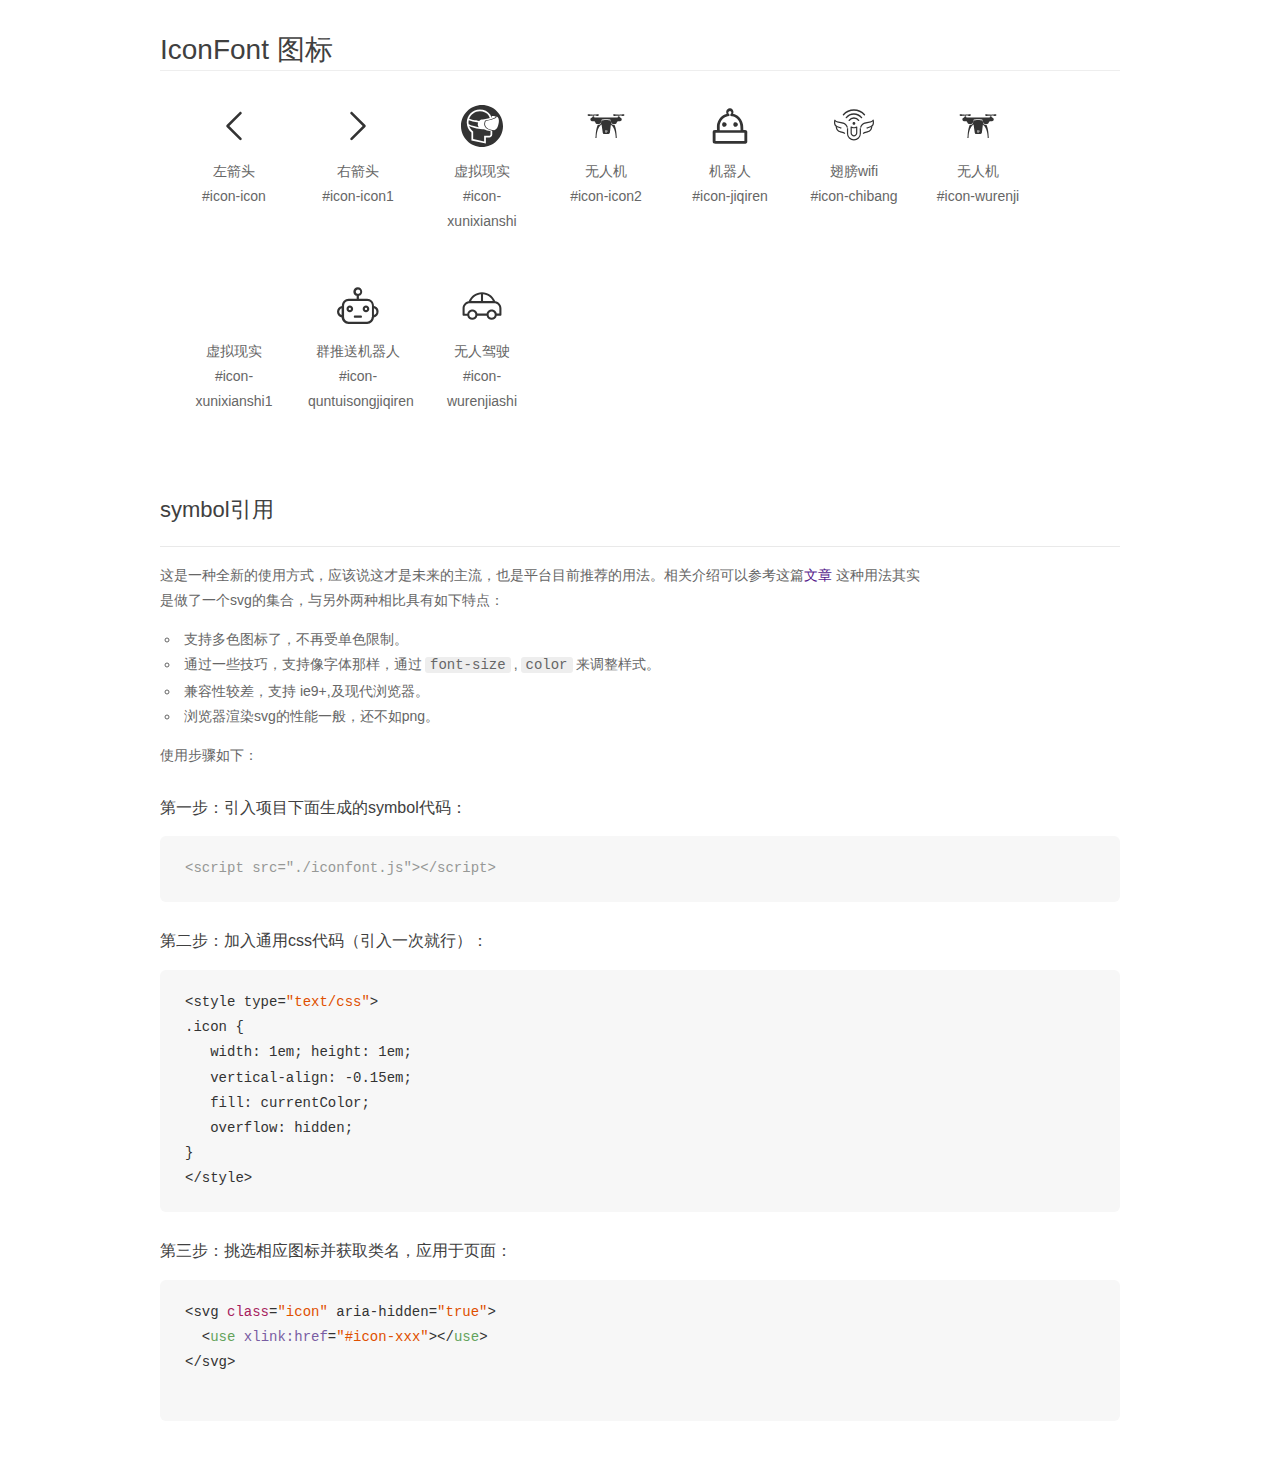
<file: iconfont/demo_symbol.html>
<!DOCTYPE html>
<html>
<head>
    <meta charset="utf-8"/>
    <title>IconFont</title>
    <link rel="stylesheet" href="demo.css">
    <script src="iconfont.js"></script>

    <style type="text/css">
        .icon {
          /* 通过设置 font-size 来改变图标大小 */
          width: 1em; height: 1em;
          /* 图标和文字相邻时，垂直对齐 */
          vertical-align: -0.15em;
          /* 通过设置 color 来改变 SVG 的颜色/fill */
          fill: currentColor;
          /* path 和 stroke 溢出 viewBox 部分在 IE 下会显示
             normalize.css 中也包含这行 */
          overflow: hidden;
        }

    </style>
</head>
<body>
    <div class="main markdown">
        <h1>IconFont 图标</h1>
        <ul class="icon_lists clear">
            
                <li>
                    <svg class="icon" aria-hidden="true">
                        <use xlink:href="#icon-icon"></use>
                    </svg>
                    <div class="name">左箭头</div>
                    <div class="fontclass">#icon-icon</div>
                </li>
            
                <li>
                    <svg class="icon" aria-hidden="true">
                        <use xlink:href="#icon-icon1"></use>
                    </svg>
                    <div class="name">右箭头</div>
                    <div class="fontclass">#icon-icon1</div>
                </li>
            
                <li>
                    <svg class="icon" aria-hidden="true">
                        <use xlink:href="#icon-xunixianshi"></use>
                    </svg>
                    <div class="name">虚拟现实</div>
                    <div class="fontclass">#icon-xunixianshi</div>
                </li>
            
                <li>
                    <svg class="icon" aria-hidden="true">
                        <use xlink:href="#icon-icon2"></use>
                    </svg>
                    <div class="name">无人机</div>
                    <div class="fontclass">#icon-icon2</div>
                </li>
            
                <li>
                    <svg class="icon" aria-hidden="true">
                        <use xlink:href="#icon-jiqiren"></use>
                    </svg>
                    <div class="name">机器人</div>
                    <div class="fontclass">#icon-jiqiren</div>
                </li>
            
                <li>
                    <svg class="icon" aria-hidden="true">
                        <use xlink:href="#icon-chibang"></use>
                    </svg>
                    <div class="name">翅膀wifi</div>
                    <div class="fontclass">#icon-chibang</div>
                </li>
            
                <li>
                    <svg class="icon" aria-hidden="true">
                        <use xlink:href="#icon-wurenji"></use>
                    </svg>
                    <div class="name">无人机</div>
                    <div class="fontclass">#icon-wurenji</div>
                </li>
            
                <li>
                    <svg class="icon" aria-hidden="true">
                        <use xlink:href="#icon-xunixianshi1"></use>
                    </svg>
                    <div class="name">虚拟现实</div>
                    <div class="fontclass">#icon-xunixianshi1</div>
                </li>
            
                <li>
                    <svg class="icon" aria-hidden="true">
                        <use xlink:href="#icon-quntuisongjiqiren"></use>
                    </svg>
                    <div class="name">群推送机器人</div>
                    <div class="fontclass">#icon-quntuisongjiqiren</div>
                </li>
            
                <li>
                    <svg class="icon" aria-hidden="true">
                        <use xlink:href="#icon-wurenjiashi"></use>
                    </svg>
                    <div class="name">无人驾驶</div>
                    <div class="fontclass">#icon-wurenjiashi</div>
                </li>
            
        </ul>


        <h2 id="symbol-">symbol引用</h2>
        <hr>

        <p>这是一种全新的使用方式，应该说这才是未来的主流，也是平台目前推荐的用法。相关介绍可以参考这篇<a href="">文章</a>
        这种用法其实是做了一个svg的集合，与另外两种相比具有如下特点：</p>
        <ul>
          <li>支持多色图标了，不再受单色限制。</li>
          <li>通过一些技巧，支持像字体那样，通过<code>font-size</code>,<code>color</code>来调整样式。</li>
          <li>兼容性较差，支持 ie9+,及现代浏览器。</li>
          <li>浏览器渲染svg的性能一般，还不如png。</li>
        </ul>
        <p>使用步骤如下：</p>
        <h3 id="-symbol-">第一步：引入项目下面生成的symbol代码：</h3>
        <pre><code class="lang-js hljs javascript"><span class="hljs-comment">&lt;script src="./iconfont.js"&gt;&lt;/script&gt;</span></code></pre>
        <h3 id="-css-">第二步：加入通用css代码（引入一次就行）：</h3>
        <pre><code class="lang-js hljs javascript">&lt;style type=<span class="hljs-string">"text/css"</span>&gt;
.icon {
   width: <span class="hljs-number">1</span>em; height: <span class="hljs-number">1</span>em;
   vertical-align: <span class="hljs-number">-0.15</span>em;
   fill: currentColor;
   overflow: hidden;
}
&lt;<span class="hljs-regexp">/style&gt;</span></code></pre>
        <h3 id="-">第三步：挑选相应图标并获取类名，应用于页面：</h3>
        <pre><code class="lang-js hljs javascript">&lt;svg <span class="hljs-class"><span class="hljs-keyword">class</span></span>=<span class="hljs-string">"icon"</span> aria-hidden=<span class="hljs-string">"true"</span>&gt;<span class="xml"><span class="hljs-tag">
  &lt;<span class="hljs-name">use</span> <span class="hljs-attr">xlink:href</span>=<span class="hljs-string">"#icon-xxx"</span>&gt;</span><span class="hljs-tag">&lt;/<span class="hljs-name">use</span>&gt;</span>
</span>&lt;<span class="hljs-regexp">/svg&gt;
        </span></code></pre>
    </div>
</body>
</html>
</file>
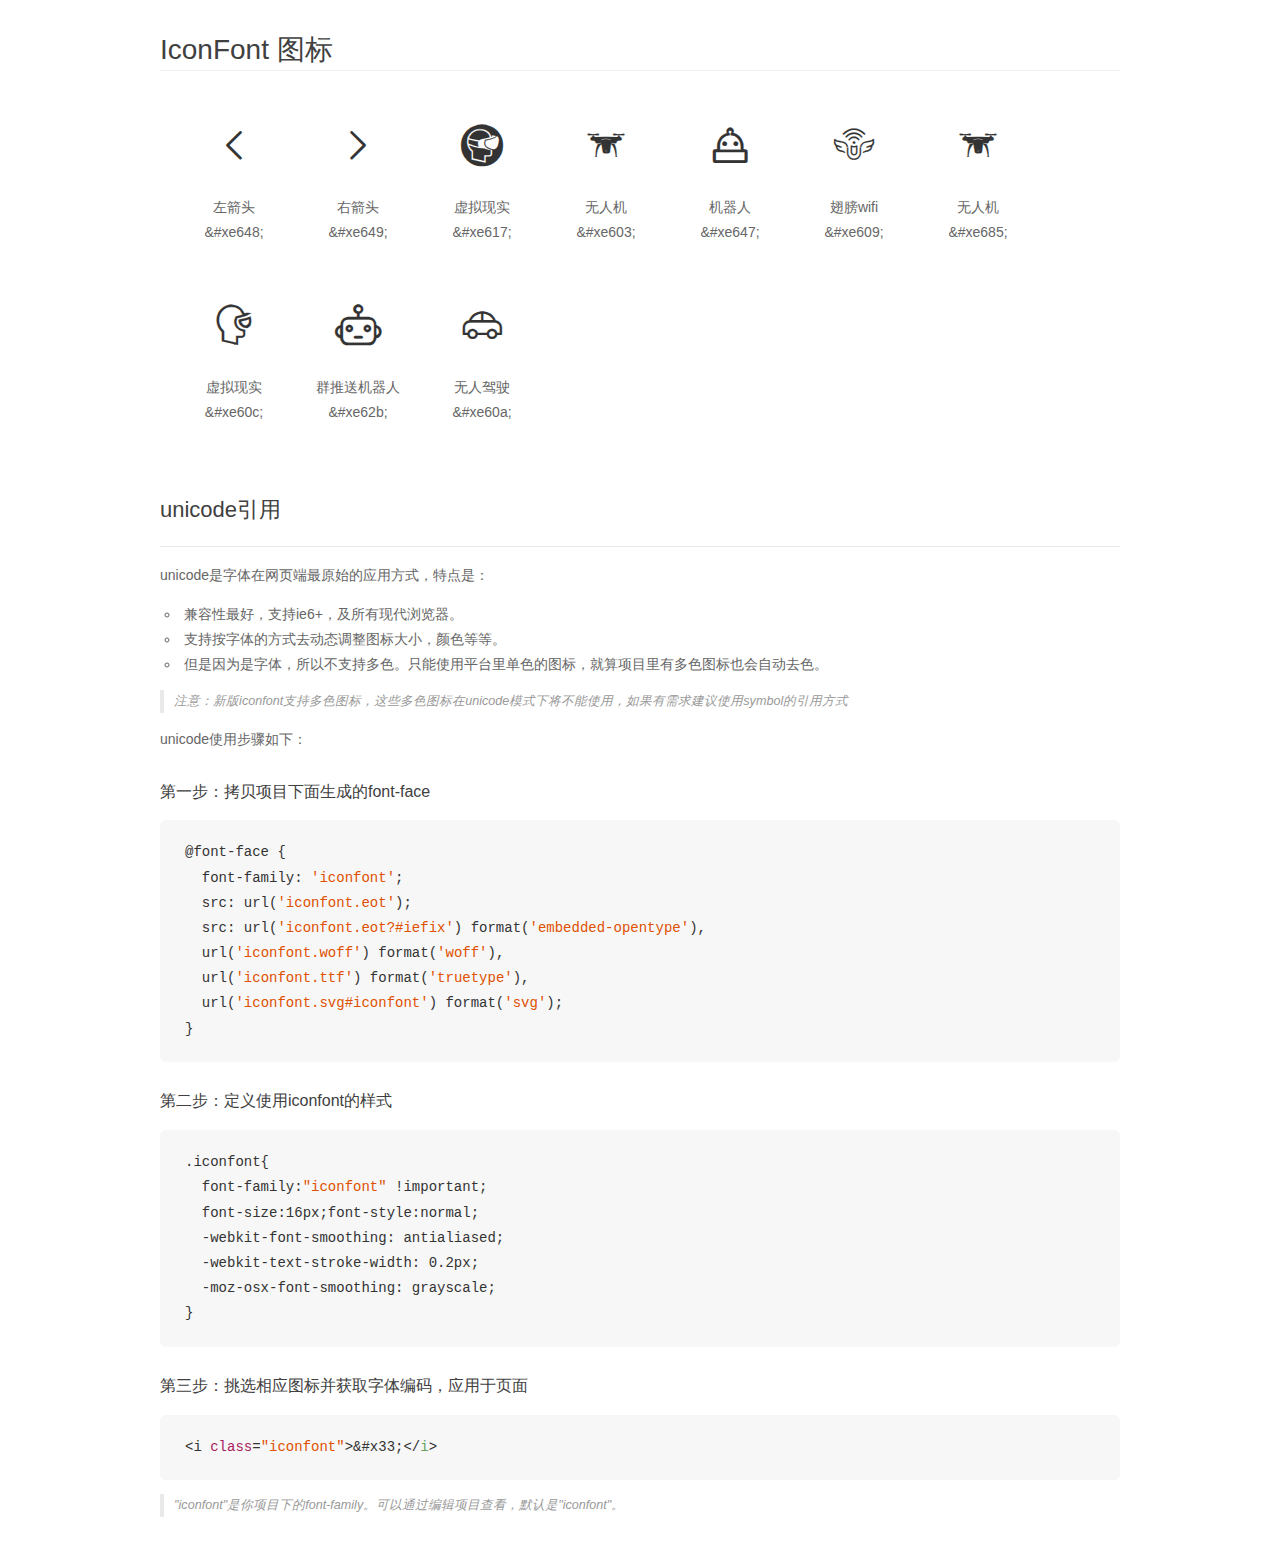
<file: iconfont/demo_unicode.html>
<!DOCTYPE html>
<html>
<head>
    <meta charset="utf-8"/>
    <title>IconFont</title>
    <link rel="stylesheet" href="demo.css">

    <style type="text/css">

        @font-face {font-family: "iconfont";
          src: url('iconfont.eot'); /* IE9*/
          src: url('iconfont.eot#iefix') format('embedded-opentype'), /* IE6-IE8 */
          url('iconfont.woff') format('woff'), /* chrome, firefox */
          url('iconfont.ttf') format('truetype'), /* chrome, firefox, opera, Safari, Android, iOS 4.2+*/
          url('iconfont.svg#iconfont') format('svg'); /* iOS 4.1- */
        }

        .iconfont {
          font-family:"iconfont" !important;
          font-size:16px;
          font-style:normal;
          -webkit-font-smoothing: antialiased;
          -webkit-text-stroke-width: 0.2px;
          -moz-osx-font-smoothing: grayscale;
        }

    </style>
</head>
<body>
    <div class="main markdown">
        <h1>IconFont 图标</h1>
        <ul class="icon_lists clear">
            
                <li>
                <i class="icon iconfont">&#xe648;</i>
                    <div class="name">左箭头</div>
                    <div class="code">&amp;#xe648;</div>
                </li>
            
                <li>
                <i class="icon iconfont">&#xe649;</i>
                    <div class="name">右箭头</div>
                    <div class="code">&amp;#xe649;</div>
                </li>
            
                <li>
                <i class="icon iconfont">&#xe617;</i>
                    <div class="name">虚拟现实</div>
                    <div class="code">&amp;#xe617;</div>
                </li>
            
                <li>
                <i class="icon iconfont">&#xe603;</i>
                    <div class="name">无人机</div>
                    <div class="code">&amp;#xe603;</div>
                </li>
            
                <li>
                <i class="icon iconfont">&#xe647;</i>
                    <div class="name">机器人</div>
                    <div class="code">&amp;#xe647;</div>
                </li>
            
                <li>
                <i class="icon iconfont">&#xe609;</i>
                    <div class="name">翅膀wifi</div>
                    <div class="code">&amp;#xe609;</div>
                </li>
            
                <li>
                <i class="icon iconfont">&#xe685;</i>
                    <div class="name">无人机</div>
                    <div class="code">&amp;#xe685;</div>
                </li>
            
                <li>
                <i class="icon iconfont">&#xe60c;</i>
                    <div class="name">虚拟现实</div>
                    <div class="code">&amp;#xe60c;</div>
                </li>
            
                <li>
                <i class="icon iconfont">&#xe62b;</i>
                    <div class="name">群推送机器人</div>
                    <div class="code">&amp;#xe62b;</div>
                </li>
            
                <li>
                <i class="icon iconfont">&#xe60a;</i>
                    <div class="name">无人驾驶</div>
                    <div class="code">&amp;#xe60a;</div>
                </li>
            
        </ul>
        <h2 id="unicode-">unicode引用</h2>
        <hr>

        <p>unicode是字体在网页端最原始的应用方式，特点是：</p>
        <ul>
        <li>兼容性最好，支持ie6+，及所有现代浏览器。</li>
        <li>支持按字体的方式去动态调整图标大小，颜色等等。</li>
        <li>但是因为是字体，所以不支持多色。只能使用平台里单色的图标，就算项目里有多色图标也会自动去色。</li>
        </ul>
        <blockquote>
        <p>注意：新版iconfont支持多色图标，这些多色图标在unicode模式下将不能使用，如果有需求建议使用symbol的引用方式</p>
        </blockquote>
        <p>unicode使用步骤如下：</p>
        <h3 id="-font-face">第一步：拷贝项目下面生成的font-face</h3>
        <pre><code class="lang-js hljs javascript">@font-face {
  font-family: <span class="hljs-string">'iconfont'</span>;
  src: url(<span class="hljs-string">'iconfont.eot'</span>);
  src: url(<span class="hljs-string">'iconfont.eot?#iefix'</span>) format(<span class="hljs-string">'embedded-opentype'</span>),
  url(<span class="hljs-string">'iconfont.woff'</span>) format(<span class="hljs-string">'woff'</span>),
  url(<span class="hljs-string">'iconfont.ttf'</span>) format(<span class="hljs-string">'truetype'</span>),
  url(<span class="hljs-string">'iconfont.svg#iconfont'</span>) format(<span class="hljs-string">'svg'</span>);
}
</code></pre>
        <h3 id="-iconfont-">第二步：定义使用iconfont的样式</h3>
        <pre><code class="lang-js hljs javascript">.iconfont{
  font-family:<span class="hljs-string">"iconfont"</span> !important;
  font-size:<span class="hljs-number">16</span>px;font-style:normal;
  -webkit-font-smoothing: antialiased;
  -webkit-text-stroke-width: <span class="hljs-number">0.2</span>px;
  -moz-osx-font-smoothing: grayscale;
}
</code></pre>
        <h3 id="-">第三步：挑选相应图标并获取字体编码，应用于页面</h3>
        <pre><code class="lang-js hljs javascript">&lt;i <span class="hljs-class"><span class="hljs-keyword">class</span></span>=<span class="hljs-string">"iconfont"</span>&gt;&amp;#x33;<span class="xml"><span class="hljs-tag">&lt;/<span class="hljs-name">i</span>&gt;</span></span></code></pre>

        <blockquote>
        <p>"iconfont"是你项目下的font-family。可以通过编辑项目查看，默认是"iconfont"。</p>
        </blockquote>
    </div>


</body>
</html>
</file>
<file: css/index.css>
*{
    padding: 0;
    margin: 0;
    list-style: none;
}
img{
    /*display: block;*/
    width: 100%;
    height: 100%;
}
a{
    color:#000000;
    text-decoration: none;

}
body{
    background: #f5f5f5;
}
.toubu{
    width: 100%;
    height: 60px;
    background: #ffffff;

}
.toubuson{
    width: 1170px;
    height: 100%;
    margin: 0 auto;
}
.logo{
    width: 200px;
    height: 100%;
    align-items: center;
    text-align: center;
    line-height: 60px;
    font-size: 20px;
    color: #37474f;
    float: left;
}
.logo>i{
    width: 30px;
    height: 100%;
    display: block;
    font-size:30px;
    color: #000000;
    margin-left: 40px;
   float: left;
}
.daohang{
    width: 464px;
    height: 100%;
    /*background: red;*/
    float: left;
    margin-left: 100px;
}
.daohang>li{
    width: 92.8px;
    height: 100%;
    /*background: yellow;*/
    float: left;

}
.daohang>li>a{
    display: block;
    width: 100%;
    height: 100%;
    color:#2a333c;
    text-align: center;
    line-height: 60px;

}
#shouye{
    color:#62a8ea ;
}
.daohang>li>a:hover{
    color:#62a8ea ;
}
.denglu{
    width: 130px;
    height: 60px;
    /*background: red;*/
    float: left;
    margin-left: 200px;
}
.dzuo{
    width: 60px;
    height: 35px;
    float: left;
    margin-top: 12.5px;
}
.dzuo a{
    display: block;
    background: #46be8a;
    color: #ffffff;
    width: 100%;
    height: 100%;
    text-align: center;
    line-height: 35px;
}
.zyou{
    width: 60px;
    height: 35px;
    /*background: red;*/
    float: left;
    margin-left: 10px;
    margin-top: 12.5px;
}
.zyou a{
    box-sizing: border-box;
    border: 1px solid #62a8ea;
    color: #62a8ea;
    display: block;
    width: 100%;
    height: 100%;
    text-align: center;
    line-height: 35px;
    transition: all .2s;
}
.zyou a:hover{
    background:#62a8ea ;
    color: #ffffff;
}
.gengduo{
    width: 30px;
    height: 30px;
    float: right;
    /*background: #46be8a;*/
    margin-top: 14px;
    cursor:pointer;
}
.gengduo>.kuai{
    width: 14px;
    height: 14px;
    background: #46be8a;
    float: left;
}
.gengduo>.kuai:nth-child(1){
    margin-right: 1.5px;
    margin-bottom: 1.5px;
}
.gengduo>.kuai:nth-child(2){
      margin-bottom: 1.5px;
  }
.gengduo>.kuai:nth-child(3){
    margin-right: 1.5px;
}



/*轮播*/
.lunbo{
    width: 100%;
    height: 722px;
    position: relative;
}
.lunbo>ul{
    width: 100%;
    height: 100%;
    position: relative;
    overflow: hidden;
}
.celan{
    width: 230px;
    height: 100%;
    background: #f5f5f5;
    position: absolute;
    top: 0;
    left: -230px;
    z-index: 999;
    transition: all .5s;
}
.yidong{
    transform:translateX(230px);
}
.celan>h3{
    font-size: 30px;
    color: #37474f;
    font-weight: 200;
    width: 100%;
    text-align: center;
    margin-top: 60px;
}
.celan>.ma{
    width: 130px;
    height: 130px;
    /*background: red;*/
    margin: 30px auto;
    margin-bottom: 0;
}
.celan>.sao{
    margin-top: 5px;
    width: 100%;
    text-align: center;
    color: #37474f;
    font-size: 14px;
}
.celan>p{
    padding:0 15px;
    line-height: 1.7;
    font-size: 14px;
    text-indent:25px;
    margin-top: 10px;
    margin-bottom: 5px;
}
.lunbo>ul>li{
    width: 100%;
    height: 100%;
    position: absolute;
    top: 0;
    left: 100%;
}
li>.zi1{
     position: absolute;
     top:250px;
     left: 250px;
     font-size: 30px;
     color: #ffffff;
    display: none;
 }
li>.zi2{
    position: absolute;
    top:400px;
    left: 250px;
    font-size: 40px;
    color: #ffffff;
    display: none;
}
.lunbo>ul>li:first-child{
    left:0;
}
.lunbo>.zuo{
    /*width: 20px;*/
    height: 50px;
    background: rgba(0,0,0,0.3);
    position: absolute;
    top: 0;
    bottom: 0;
    left: 30px;
    z-index: 999;
    margin:auto 0;
    line-height: 50px;
    text-align: center;
    font-size: 30px;
    transition: 0.5s;
    display: none;

}
.lunbo>.zuo:hover{
    color: #ffffff;
    cursor: pointer;
}
.lunbo>.you{
    /*width: 20px;*/
    height: 50px;
    background: rgba(0,0,0,0.3);
    position: absolute;
    top: 0;
    bottom: 0;
    right: 30px;
    z-index: 999;
    margin:auto 0;
    line-height: 50px;
    text-align: center;
    font-size: 30px;
    transition: 0.5s;
    display: none;

}
.lunbo>.you:hover{
    color: #ffffff;
    cursor: pointer;
}

/*科技*/
.kejibox{
    width: 100%;
    height: 500px;
    background: #ffffff;
    box-sizing: border-box;
    padding-top: 80px;
    position: relative;
}
.kejibox>h2{
    font-size: 36px;
    text-align: center;
    font-weight: 300;
    margin-bottom: 11px;
    line-height: 1.2;
    color: #37474f
}
.kejibox>p{
    text-align: center;
    font-size: 16px;
    color: #5e7387;
}
.kejibox>ul{
    width: 1170px;
    height: 280px;
    /*background: red;*/
    margin: 0 auto;
    margin-top: 30px;
    display: flex;
    justify-content: space-between;
}
.kejibox>ul>li{
    width: 292px;
    height: 100%;

    /*background: red;*/
}
.litu{
    width: 120px;
    height: 120px;
    /*background: yellow;*/
    margin: 0 auto;
    position: relative;
}
.litu>i{
    display: block;
    width: 120px;
    height: 120px;
    background: #eee;
    border-radius: 50%;
    text-align: center;
    line-height: 120px;
    font-size: 80px;
    color: #5e7387;
    font-weight: 400;
    transition: all .5s;
    position: absolute;
    top: 0;
    left: 0;
}
/*.litu>i:hover{*/
   /*background: #62a8ea;*/
    /*color: #ffffff;*/
/*}*/
.kejibox>ul>li>h3{
    text-align: center;
    margin-top: 20px;
    margin-bottom: 5px;
    font-weight: 300;
    font-size: 20px;
    color: #2a333c;
}
.kejibox>ul>li>p{
    box-sizing: border-box;
    font-weight: 300;
    color: #5e7387;
    padding: 0 20px;
    text-indent: 30px;
}
.kejibox>.dhx{
    width: 0px;
    height: 4px;
    background:#46be8a;
    position: absolute;
    top: 0;
    left: 0;
}
.kejibox>.dhx2{
    width: 3px;
    height: 0px;
    background:#46be8a;
    position: absolute;
    top: 0;
    right: 0;
}
.kejibox>.dhx3{
    width: 0px;
    height: 3px;
    background:#46be8a;
    position: absolute;
    bottom: 0;
    right: 0;
}
.kejibox>.dhx4{
    width: 3px;
    height: 0px;
    background:#46be8a;
    position: absolute;
    bottom: 0;
    left: 0;
}

/*科技产品*/

.kjcp{
    width: 100%;
    height: 900px;
    padding-top: 100px;
}
.kjcp>h2{
    font-size: 36px;
    text-align: center;
    font-weight: 300;
    margin-bottom: 11px;
    line-height: 1.2;
    color: #37474f
}
.kjcp>p{
    text-align: center;
    font-size: 16px;
    color: #5e7387;
}
.kjcp>ul{
    width: 1150px;
    height: 714px;
    /*background: red;*/
    margin: 0 auto;
    margin-top: 20px;
}
.kjcp>ul>li{
    width: 287.5px;
    height: 357px;
    /*background: yellow;*/
    float: left;
}
.neirong{
    width: 277.5px;
    height: 347px;
    background: #fefefe;
    border: 1px solid #ffffff;
    transition: all .3s;
}
.neirong:hover{
    border: 1px solid #62a8ea;
}
.neirong>a{
    display: block;
    width: 277.5px;
    height: 277.5px;
}
.neirong>.spming{
    width: 100%;
    height: 16px;
    font-size: 16px;
    color: #2a333c;
    text-align: center;
    line-height: 16px;
    margin-top: 15px;
}
.neirong>.spming:hover{
    color:#62a8ea;
}
.neirong>p{
    width: 100%;
    height: 16px;
    margin-top: 10px;
    font-size: 16px;
    color: #f96868;
    text-align: center;
    line-height: 16px;
 }

/*博客*/

.bokebox{
    width: 100%;
    height: 900px;
    background: #ffffff;
    box-sizing: border-box;
    padding-top: 80px;
}
.bokebox>h2{
    font-size: 36px;
    text-align: center;
    font-weight: 300;
    margin-bottom: 11px;
    line-height: 1.2;
    color: #37474f
}
.bokebox>p{
    text-align: center;
    font-size: 16px;
    color: #5e7387;
}
.bokebox>ul{
    width: 1170px;
    height: 664px;
    /*background: red;*/
    margin: 0 auto;
    margin-top: 20px;
}
.bokebox>ul>li{
    width: 585px;
    height: 136px;
    /*background: yellow;*/
    float: left;
    margin-top: 30px;
    display: flex;
}
.bokebox>ul>li>.lizuo{
    width: 180px;
    height: 100%;
    /*background: red;*/
}
.bokebox>ul>li>.lizuo>a{
    display: block;
    width: 160px;
    height: 120px;
}
.bokebox>ul>li>.liyou{
    width: 374px;
    height: 100%;
    /*background: pink;*/
}
.bokebox>ul>li>.liyou>a{
    display: block;
    width: 100%;
    height: 20px;
    color: #2a333c;
    /*text-align: center;*/
    line-height: 20px;
    font-size: 18px;
    margin-bottom: 5px;
}
.bokebox>ul>li>.liyou>p{
   color:  #76838f;
    width: 100%;
    font-size: 15px;
    margin-bottom: 10px;
}
.bokebox>ul>li>.liyou>span{
    margin-right: 20px;
    color: #76838f;
    font-weight: 300;
}
.bokebox>ul>li>.liyou>a:hover{
    color: #62a8ea;
}

/*关于我们*/
.guanyu{
    width: 100%;
    height: 830px;
    background: #f5f5f5;
    padding-top: 80px;
}
.guanyu>h2{
    font-size: 36px;
    text-align: center;
    font-weight: 300;
    margin-bottom: 11px;
    line-height: 1.2;
    color: #37474f
}
.guanyu>p{
    text-align: center;
    font-size: 16px;
    color: #5e7387;
}
.guanyu>.gynr{
    width: 1140px;
    height: 609px;
    background: #ffffff;
    margin: 0 auto;
    margin-top: 50px;
    box-sizing: border-box;
    padding: 30px;
}
hr{
    margin-top: 22px;
    margin-bottom: 22px;

}
.gynr>p{
    font-size: 18px;
    font-weight: 300;
    line-height: 1.8;
    color: #222;
    margin-bottom: 10px;
}


/*底部*/
.dibu{
    width: 100%;
    height: 100px;
    background: #ffffff;
    border-top: 1px solid #cccccc;
}
.dibu>p{
    color: #aaaaaa;
    line-height: 1.8;
    text-align: center;
    margin-top: 10px;
}
</file>
<file: iconfont/iconfont.css>
@font-face {font-family: "iconfont";
  src: url('iconfont.eot?t=1508074942826'); /* IE9*/
  src: url('iconfont.eot?t=1508074942826#iefix') format('embedded-opentype'), /* IE6-IE8 */
  url('[data-uri]') format('woff'),
  url('iconfont.ttf?t=1508074942826') format('truetype'), /* chrome, firefox, opera, Safari, Android, iOS 4.2+*/
  url('iconfont.svg?t=1508074942826#iconfont') format('svg'); /* iOS 4.1- */
}

.iconfont {
  font-family:"iconfont" !important;
  font-size:16px;
  font-style:normal;
  -webkit-font-smoothing: antialiased;
  -moz-osx-font-smoothing: grayscale;
}

.icon-icon:before { content: "\e648"; }

.icon-icon1:before { content: "\e649"; }

.icon-xunixianshi:before { content: "\e617"; }

.icon-icon2:before { content: "\e603"; }

.icon-jiqiren:before { content: "\e647"; }

.icon-chibang:before { content: "\e609"; }

.icon-wurenji:before { content: "\e685"; }

.icon-xunixianshi1:before { content: "\e60c"; }

.icon-quntuisongjiqiren:before { content: "\e62b"; }

.icon-wurenjiashi:before { content: "\e60a"; }
</file>
<file: css/boke.css>
*{
    padding: 0;
    margin: 0;
    list-style: none;
}
img{
    /*display: block;*/
    width: 100%;
    height: 100%;
}
a{
    color:#000000;
    text-decoration: none;

}
body{
    background: #f5f5f5;
}
.toubu{
    width: 100%;
    height: 60px;
    background: #ffffff;

}
.toubuson{
    width: 1170px;
    height: 100%;
    margin: 0 auto;
}
.logo{
    width: 200px;
    height: 100%;
    align-items: center;
    text-align: center;
    line-height: 60px;
    font-size: 20px;
    color: #37474f;
    float: left;
}
.logo>i{
    width: 30px;
    height: 100%;
    display: block;
    font-size:30px;
    color: #000000;
    margin-left: 40px;
    float: left;
}
.daohang{
    width: 464px;
    height: 100%;
    /*background: red;*/
    float: left;
    margin-left: 100px;
}
.daohang>li{
    width: 92.8px;
    height: 100%;
    /*background: yellow;*/
    float: left;

}
.daohang>li>a{
    display: block;
    width: 100%;
    height: 100%;
    color:#2a333c;
    text-align: center;
    line-height: 60px;

}
#shouye{
    color:#62a8ea ;
}
.daohang>li>a:hover{
    color:#62a8ea ;
}
.denglu{
    width: 130px;
    height: 60px;
    /*background: red;*/
    float: right;
    margin-right: 60px;
}
.dzuo{
    width: 60px;
    height: 35px;
    float: left;
    margin-top: 12.5px;
}
.dzuo a{
    display: block;
    background: #46be8a;
    color: #ffffff;
    width: 100%;
    height: 100%;
    text-align: center;
    line-height: 35px;
}
.zyou{
    width: 60px;
    height: 35px;
    /*background: red;*/
    float: left;
    margin-left: 10px;
    margin-top: 12.5px;
}
.zyou a{
    box-sizing: border-box;
    border: 1px solid #62a8ea;
    color: #62a8ea;
    display: block;
    width: 100%;
    height: 100%;
    text-align: center;
    line-height: 35px;
    transition: all .2s;
}
.zyou a:hover{
    background:#62a8ea ;
    color: #ffffff;
}
/*博客*/
.cp{
    width:100%;
    height: 120px;
    background: #62a8ea;
    color: #ffffff;
    text-align: center;
    line-height: 120px;
    font-size: 30px;
}
.bknr{
    width: 988px;
    height: 850px;
    background: #ffffff;
    box-sizing: border-box;
    padding: 20px;
    margin: 0 auto;
    margin-top: 40px;
    box-shadow:0 5px 10px 5px #cccccc;
}
.nrbox{
    width: 100%;
    height: 160px;
    /*display: flex;*/

}
.left{
    width: 180px;
    height: 152px;
    margin-left: 60px;
    float: left;
}
.right{
    width: 636px;
    height: auto;
    padding-right: 60px;
    float: left;
}
.tupian{
    display: block;
    height: 120px;
    width: 160px;
}
h4{
    font-size: 22px;
    font-weight: 400;
    line-height: 1.2;
    color: #37474f;
    margin-left: 30px;
}
h4:hover{
    color:#62a8ea ;
}
.right>p{
    margin-left: 30px;
    margin-top: 20px;
    color: #76838f;
    margin-bottom: 10px;
}
/*底部*/
.dibu{
    width: 100%;
    height: 100px;
    background: #f5f5f5;
    border-top: 1px solid #cccccc;
    margin-top: 60px;

}
.dibu>p{
    color: #aaaaaa;
    line-height: 1.8;
    text-align: center;
    margin-top: 10px;
}
</file>
<file: css/chanpin.css>
*{
    padding: 0;
    margin: 0;
    list-style: none;
}
img{
    /*display: block;*/
    width: 100%;
    height: 100%;
}
a{
    color:#000000;
    text-decoration: none;

}
body{
    background: #f5f5f5;
}
.toubu{
    width: 100%;
    height: 60px;
    background: #ffffff;

}
.toubuson{
    width: 1170px;
    height: 100%;
    margin: 0 auto;
}
.logo{
    width: 200px;
    height: 100%;
    align-items: center;
    text-align: center;
    line-height: 60px;
    font-size: 20px;
    color: #37474f;
    float: left;
}
.logo>i{
    width: 30px;
    height: 100%;
    display: block;
    font-size:30px;
    color: #000000;
    margin-left: 40px;
    float: left;
}
.daohang{
    width: 464px;
    height: 100%;
    /*background: red;*/
    float: left;
    margin-left: 100px;
}
.daohang>li{
    width: 92.8px;
    height: 100%;
    /*background: yellow;*/
    float: left;

}
.daohang>li>a{
    display: block;
    width: 100%;
    height: 100%;
    color:#2a333c;
    text-align: center;
    line-height: 60px;

}
#shouye{
    color:#62a8ea ;
}
.daohang>li>a:hover{
    color:#62a8ea ;
}
.denglu{
    width: 130px;
    height: 60px;
    /*background: red;*/
    float: right;
    margin-right: 60px;
}
.dzuo{
    width: 60px;
    height: 35px;
    float: left;
    margin-top: 12.5px;
}
.dzuo a{
    display: block;
    background: #46be8a;
    color: #ffffff;
    width: 100%;
    height: 100%;
    text-align: center;
    line-height: 35px;
}
.zyou{
    width: 60px;
    height: 35px;
    /*background: red;*/
    float: left;
    margin-left: 10px;
    margin-top: 12.5px;
}
.zyou a{
    box-sizing: border-box;
    border: 1px solid #62a8ea;
    color: #62a8ea;
    display: block;
    width: 100%;
    height: 100%;
    text-align: center;
    line-height: 35px;
    transition: all .2s;
}
.zyou a:hover{
    background:#62a8ea ;
    color: #ffffff;
}

/*产品*/
.cp{
    width:100%;
    height: 120px;
    background: #62a8ea;
    color: #ffffff;
    text-align: center;
    line-height: 120px;
    font-size: 30px;
}
.kjcp{
    width: 100%;
    height: auto;
    padding-top: 50px;
}
.kjcp>ul{
    width: 1150px;
    height: 1400px;
    /*background: red;*/
    margin: 0 auto;
    margin-top: 20px;
    margin-bottom: 50px;
}
.kjcp>ul>li{
    width: 287.5px;
    height: 357px;
    /*background: yellow;*/
    float: left;
}
.neirong{
    width: 277.5px;
    height: 347px;
    background: #fefefe;
    border: 1px solid #ffffff;
    transition: all .3s;
}
.neirong:hover{
    border: 1px solid #62a8ea;
}
.neirong>a{
    display: block;
    width: 277.5px;
    height: 277.5px;
}
.neirong>.spming{
    width: 100%;
    height: 16px;
    font-size: 16px;
    color: #2a333c;
    text-align: center;
    line-height: 16px;
    margin-top: 15px;
}
.neirong>.spming:hover{
    color:#62a8ea;
}
.neirong>p{
    width: 100%;
    height: 16px;
    margin-top: 10px;
    font-size: 16px;
    color: #f96868;
    text-align: center;
    line-height: 16px;
}
/*底部*/
.dibu{
    width: 100%;
    height: 100px;
    background: #ffffff;
    border-top: 1px solid #cccccc;
}
.dibu>p{
    color: #aaaaaa;
    line-height: 1.8;
    text-align: center;
    margin-top: 10px;
}
</file>
<file: css/denglu.css>
*{
    padding: 0;
    margin: 0;
    list-style: none;
}
a{
    text-decoration: none;
}
html,body{
    height: 100%;
}
.tou{
    width: 1170px;
    height:80px;
    /*background: red;*/
    margin: 0 auto;
    padding-left: 50px;
    box-sizing: border-box;
}
.logo{
    width: 80px;
    height: 80px;
    /*background: yellow;*/
    float: left;
    line-height: 80px;
    text-align: center;
}
.logo>.iconfont{
    font-size: 50px;
}
.zi{
    width: auto;
    height: 100%;
    /*background: red;*/
    float: left;
    line-height: 80px;
    font-size: 35px;
    color: #46be8a;
    font-family: "微软雅黑", "宋体", sans-serif;
    font-weight: 300;
}
.zi1{
    width: auto;
    height: 100%;
    float: left;
    line-height: 85px;
    font-size: 20px;
    color: #565958;
    font-family: "微软雅黑", "宋体", sans-serif;
    font-weight: 100;
    margin-left: 10px;
}


.denglu{
    width: 100%;
    height: 520px;
    background: url("../img/3.jpg") no-repeat 70% 50%;

}
.denglu>.dengluk{
    width: 346px;
    height: auto;
    box-sizing: border-box;
    background: #ffffff;
    float: right;
    margin-top: 1%;
    margin-right: 15%;
    margin-top:50px;
}
.denglu>.dengluk>.tishi{
    width: 100%;
    height: auto;
    text-align: center;
    font-size: 13px;
    color: #5c5c5f;
    padding:10px 0;
    background:#46be8a;
}
.fangshi{
    width: 100%;
    height: 60px;
    box-sizing: border-box;
    border-bottom: 1px solid #f5f5f5;
    display: flex;
}
.fangshi>.zuo,.you{
    width: 50%;
    height: 100%;
    /*background: yellow;*/
    text-align: center;
    line-height: 60px;
    cursor:pointer;
}
.fangshi>.zuo{
    box-sizing: border-box;
    border-right: 1px solid #f5f5f5;
}
.fangshi>.zuo>a{
    display: block;
    font-size: 20px;
    color: #565958;
}
.fangshi>.zuo>a:hover{
    color:#46be8a ;
}
.fangshi>.you>a{
    display: block;
    font-size: 20px;
    color: #46be8a;
}
.fangshi>.you>a:hover{
    color:#46be8a ;
}
.erweima{
    box-sizing: border-box;
    width: 100%;
    height: 240px;
    position: relative;
    overflow: hidden;
    border-bottom: 1px solid #f5f5f5;
}
.erweima>li{
    width: 100%;
    height: 240px;
    position: absolute;
    top: 0;
    left: 100%;
}
.erweima>li:last-child{
    left: 0;
}
.erweima>.li1>img{
    position: absolute;
    top: 0;
    bottom: 0;
    right: 0;
    left: 0;
    margin: auto auto;
    width: 150px;
    height: 150px;
}
.zhanghu{
    width: 100%;
    height: 40px;
    /*background: red;*/
    margin-top: 40px;
}
.zhanghu>span{
    font-size: 17px;
    line-height: 40px;
    color:#565958 ;
    margin-left: 23px;
}
.zhanghu>input{
    border: 1px solid #807e7e;
    height: 30px;
    width: 234px;
    padding-left: 5px;

}
.mima{
    width: 100%;
    height: 40px;
    /*background: red;*/
    margin-top: 20px;
}
.mima>span{
    font-size: 17px;
    line-height: 40px;
    color:#565958 ;
    margin-left: 24px;
}
.mima>input{
    border: 1px solid #807e7e;
    height: 30px;
    width: 234px;
    padding-left: 5px;

}
.denglu2{
    width: 100%;
    height: 40px;
    /*background: red;*/
    margin-top: 40px;

}
.denglu2>button{
    width: 300px;
    height: 100%;
    margin-left: 23px;
    background: #46be8a;
    border: 0;
    outline: none;
    cursor:pointer;
    font-size: 22px;
    color: #ffffff;
}
.saomiao{

    width: 100%;
    height: auto;
    font-size: 14px;
    color:#565958 ;
    text-align: center;
    margin-top: 15px;
}

.di{
    width: 100%;
    height: 60px;
    position: relative;
}
.quzc{
    width: 80px;
    height: 16px;
    /*background: red;*/
    position: absolute;
    top: 0;
    bottom: 0;
    right: 0;
    left: 0;
    margin: auto auto;
    font-size: 14px;
}
.quzc>a{
    color:#565958 ;
    display: flex;
}
.quzc>a:hover{
    color:#46be8a ;
}
.quzc>a>i{
    /*display: block;*/
    width: 15px;
    height: 15px;
    background: #46be8a;
    border-radius: 50%;
    text-align: center;
    line-height: 15px;
    color: #ffffff;
    margin-right: 5px;
    box-sizing: border-box;
    padding-top: 1px;
    margin-top: 3px;
}

.dibu{
    width: 100%;
    height: auto;
    /*background: red;*/
    margin-top: 30px;
}
.dibu>ul{
    width: 100%;
    height: 100%;
    /*background: yellow;*/
    display: flex;
    justify-content: center;
    align-items: center;
}
.dibu>ul>li{
    width: 130px;
    height: 100%;
    /*background: red;*/
    text-align: center;
    /*margin-right: 20px;*/
    border-right: 1px solid #979797;
}
.dibu>ul>li:last-child{
    border-right:none;
}
.dibu>ul>li>a{
    color:#565958 ;
}
.dibu>ul>li>a:hover{
    color: #46be8a;
}


.zuihou{
    width: 100%;
    height: auto;
    text-align: center;
    color: #666;
    font-size: 12px;
    margin-top: 10px;
}
</file>
<file: css/guanyu.css>
*{
    padding: 0;
    margin: 0;
    list-style: none;
}
img{
    /*display: block;*/
    width: 100%;
    height: 100%;
}
a{
    color:#000000;
    text-decoration: none;

}
body{
    background: #ffffff;
}
.toubu{
    width: 100%;
    height: 60px;
    background: #ffffff;

}
.toubuson{
    width: 1170px;
    height: 100%;
    margin: 0 auto;
}
.logo{
    width: 200px;
    height: 100%;
    align-items: center;
    text-align: center;
    line-height: 60px;
    font-size: 20px;
    color: #37474f;
    float: left;
}
.logo>i{
    width: 30px;
    height: 100%;
    display: block;
    font-size:30px;
    color: #000000;
    margin-left: 40px;
    float: left;
}
.daohang{
    width: 464px;
    height: 100%;
    /*background: red;*/
    float: left;
    margin-left: 100px;
}
.daohang>li{
    width: 92.8px;
    height: 100%;
    /*background: yellow;*/
    float: left;

}
.daohang>li>a{
    display: block;
    width: 100%;
    height: 100%;
    color:#2a333c;
    text-align: center;
    line-height: 60px;

}
#shouye{
    color:#62a8ea ;
}
.daohang>li>a:hover{
    color:#62a8ea ;
}
.denglu{
    width: 130px;
    height: 60px;
    /*background: red;*/
    float: right;
    margin-right: 60px;
}
.dzuo{
    width: 60px;
    height: 35px;
    float: left;
    margin-top: 12.5px;
}
.dzuo a{
    display: block;
    background: #46be8a;
    color: #ffffff;
    width: 100%;
    height: 100%;
    text-align: center;
    line-height: 35px;
}
.zyou{
    width: 60px;
    height: 35px;
    /*background: red;*/
    float: left;
    margin-left: 10px;
    margin-top: 12.5px;
}
.zyou a{
    box-sizing: border-box;
    border: 1px solid #62a8ea;
    color: #62a8ea;
    display: block;
    width: 100%;
    height: 100%;
    text-align: center;
    line-height: 35px;
    transition: all .2s;
}
.zyou a:hover{
    background:#62a8ea ;
    color: #ffffff;
}
/*关于*/
.cp{
    width:100%;
    height: 120px;
    background: #62a8ea;
    color: #ffffff;
    text-align: center;
    line-height: 120px;
    font-size: 30px;
}
.gybox{
    width: 1110px;
    height: 541px;
    margin: 0 auto;
    margin-top: 50px;
}
hr{
    margin: 22px auto;

}
.gybox>p{
    margin-top: 16px;
    font-size: 18px;
    font-weight: 300;
    line-height: 1.8;
    color: #222;
}
/*.xian{*/
    /*width:100%;*/
    /*height: 1px;*/
    /*background: #f0f2f5;*/
    /*margin-top: 50px;*/
    /*margin-bottom: 50px;*/
/*}*/
/*底部*/
.dibu{
    width: 100%;
    height: 100px;
    background: #f5f5f5;
    border-top: 1px solid #f0f2f5;
    margin-top: 30px;
}
.dibu>p{
    color: #aaaaaa;
    line-height: 1.8;
    text-align: center;
    margin-top: 10px;
}
</file>
<file: css/zhichi.css>
*{
    padding: 0;
    margin: 0;
    list-style: none;
}
img{
    /*display: block;*/
    width: 100%;
    height: 100%;
}
a{
    color:#000000;
    text-decoration: none;

}
body{
    background: #ffffff;
}
.toubu{
    width: 100%;
    height: 60px;
    background: #ffffff;

}
.toubuson{
    width: 1170px;
    height: 100%;
    margin: 0 auto;
}
.logo{
    width: 200px;
    height: 100%;
    align-items: center;
    text-align: center;
    line-height: 60px;
    font-size: 20px;
    color: #37474f;
    float: left;
}
.logo>i{
    width: 30px;
    height: 100%;
    display: block;
    font-size:30px;
    color: #000000;
    margin-left: 40px;
    float: left;
}
.daohang{
    width: 464px;
    height: 100%;
    /*background: red;*/
    float: left;
    margin-left: 100px;
}
.daohang>li{
    width: 92.8px;
    height: 100%;
    /*background: yellow;*/
    float: left;

}
.daohang>li>a{
    display: block;
    width: 100%;
    height: 100%;
    color:#2a333c;
    text-align: center;
    line-height: 60px;

}
#shouye{
    color:#62a8ea ;
}
.daohang>li>a:hover{
    color:#62a8ea ;
}
.denglu{
    width: 130px;
    height: 60px;
    /*background: red;*/
    float: right;
    margin-right: 60px;
}
.dzuo{
    width: 60px;
    height: 35px;
    float: left;
    margin-top: 12.5px;
}
.dzuo a{
    display: block;
    background: #46be8a;
    color: #ffffff;
    width: 100%;
    height: 100%;
    text-align: center;
    line-height: 35px;
}
.zyou{
    width: 60px;
    height: 35px;
    /*background: red;*/
    float: left;
    margin-left: 10px;
    margin-top: 12.5px;
}
.zyou a{
    box-sizing: border-box;
    border: 1px solid #62a8ea;
    color: #62a8ea;
    display: block;
    width: 100%;
    height: 100%;
    text-align: center;
    line-height: 35px;
    transition: all .2s;
}
.zyou a:hover{
    background:#62a8ea ;
    color: #ffffff;
}

/*支持*/
.cp{
    width:100%;
    height: 120px;
    background: #62a8ea;
    color: #ffffff;
    text-align: center;
    line-height: 120px;
    font-size: 30px;
}
.xian{
    width: 100%;
    height: 1px;
    margin-top: 50px;
    background: #cccccc;
}
.zcbox{
    width: 100%;
    height: auto;

}
.zcbox>p{
    font-size: 18px;
    font-weight: 300;
    line-height: 1.8;
    color: #222;
    word-wrap: break-word;
    text-align: center;
    margin-top: 16px;
}
.zcbox>p:first-child{
    margin-top: 130px;
}
.xian2{
    width: 80%;
    height: 1px;
    margin: 0 auto;
    margin-top: 130px;
    background: #cccccc;

}
.zcbox2{
    width: 1110px;
    height: auto;
    margin: 0 auto;
    margin-top: 60px;
}
.zcbox2>h2{
    line-height: 1.8;
    color: #222;
    word-wrap: break-word;
    font-size: 18px;
}
.zcbox2>p{
    font-size: 18px;
    font-weight: 300;
    line-height: 1.8;
    color: #222;
    margin-top: 16px;
    padding-left: 30px;
}
/*底部*/
.dibu{
    width: 100%;
    height: 100px;
    background: #f5f5f5;
    border-top: 1px solid #cccccc;
    margin-top: 60px;

}
.dibu>p{
    color: #aaaaaa;
    line-height: 1.8;
    text-align: center;
    margin-top: 10px;
}
</file>
<file: css/zhuce.css>
*{
    padding: 0;
    margin: 0;
    list-style: none;
}
a{
    text-decoration: none;
}
html,body{
    height: 100%;
}
.box{
    width: 100%;
    height: auto;
    box-shadow: 0px 0px 10px 3px #f5f5f5;
}
.tou{
    width: 1170px;
    height:80px;
    /*background: red;*/
    margin: 0 auto;
    padding-left: 50px;
    box-sizing: border-box;
}
.logo{
    width: 80px;
    height: 80px;
    /*background: yellow;*/
    float: left;
    line-height: 80px;
    text-align: center;
}
.logo>.iconfont{
    font-size: 50px;
}
.zi{
    width: auto;
    height: 100%;
    /*background: red;*/
    float: left;
    line-height: 80px;
    font-size: 35px;
    color: #46be8a;
    font-family: "微软雅黑", "宋体", sans-serif;
    font-weight: 300;
}
.zi1{
    width: auto;
    height: 100%;
    float: left;
    line-height: 85px;
    font-size: 20px;
    color: #565958;
    font-family: "微软雅黑", "宋体", sans-serif;
    font-weight: 100;
    margin-left: 10px;
}
.denglu{
    width: auto;
    height: auto;
    /*background: red;*/
    float: right;
    margin-top: 30px;
}
.denglu>span{
    color: #9d9d9f;
}
.denglu>a{
    color: #383737;
}
.denglu>a:hover{
    color:#46be8a;
}

.zhucekuai{
    width: 1170px;
    height: auto;
    margin: 0 auto;
}
.yonghuming{
    box-sizing: border-box;
    width: 400px;
    height: 54px;
    border:  1px solid #d0cece;
    margin: 30px auto;
    display: flex;
}
.yonghuming:first-child{
    margin-top: 60px;
}
.yonghuming>.zuo{
    width: 110px;
    height: 100%;
    text-align: center;
    line-height: 54px;
    font-size: 16px;
    color: #3c3c3c;
    font-family: "微软雅黑", "宋体", sans-serif;
    font-weight: 100;
}
.yonghuming>input{
    /*display: block;*/
    box-sizing: border-box;
    width: 290px;
    height: 100%;
    border: none;
    padding-left: 30px;
    outline: none;
    font-size: 16px;
    font-weight: 200;
}

.yzm{
    box-sizing: border-box;
    width: 400px;
    height: 54px;
    border:  1px solid #d0cece;
    margin: 30px auto;
    display: flex;
}
.yzm>.zuo{
    width: 110px;
    height: 100%;
    text-align: center;
    line-height: 54px;
    font-size: 16px;
    color: #3c3c3c;
    font-family: "微软雅黑", "宋体", sans-serif;
    font-weight: 100;
}
.yzm>input{
    box-sizing: border-box;
    width: 200px;
    height: 100%;
    border: none;
    padding-left: 30px;
    outline: none;
    font-size: 16px;
    font-weight: 200;
}
.yanzhengma{
    width: 90px;
    height: 100%;
    background: #46be8a;
    cursor:pointer;
    text-align: center;
    line-height: 54px;
    font-size: 18px;
    color: #ffffff;
}
.dianji{
    width: 400px;
    height: 54px;
    margin: 30px auto;

}
.dianji>button{
    background:#46be8a ;
    width: 100%;
    height: 100%;
    border: 0;
    color: #ffffff;
    outline: none;
    font-size: 20px;
    cursor:pointer;
}


.dibu{
    width: 100%;
    height: auto;
    /*background: red;*/
    margin-top: 60px;
}
.dibu>ul{
    width: 100%;
    height: 100%;
    /*background: yellow;*/
    display: flex;
    justify-content: center;
    align-items: center;
}
.dibu>ul>li{
    width: 130px;
    height: 100%;
    /*background: red;*/
    text-align: center;
    /*margin-right: 20px;*/
    border-right: 1px solid #979797;
}
.dibu>ul>li:last-child{
    border-right:none;
}
.dibu>ul>li>a{
    color:#565958 ;
}
.dibu>ul>li>a:hover{
    color: #46be8a;
}


.zuihou{
    width: 100%;
    height: auto;
    text-align: center;
    color: #666;
    font-size: 12px;
    margin-top: 10px;
}
</file>
<file: iconfont/demo.css>
*{margin: 0;padding: 0;list-style: none;}
/*
KISSY CSS Reset
理念：1. reset 的目的不是清除浏览器的默认样式，这仅是部分工作。清除和重置是紧密不可分的。
2. reset 的目的不是让默认样式在所有浏览器下一致，而是减少默认样式有可能带来的问题。
3. reset 期望提供一套普适通用的基础样式。但没有银弹，推荐根据具体需求，裁剪和修改后再使用。
特色：1. 适应中文；2. 基于最新主流浏览器。
维护：玉伯<lifesinger@gmail.com>, 正淳<ragecarrier@gmail.com>
 */

/** 清除内外边距 **/
body, h1, h2, h3, h4, h5, h6, hr, p, blockquote, /* structural elements 结构元素 */
dl, dt, dd, ul, ol, li, /* list elements 列表元素 */
pre, /* text formatting elements 文本格式元素 */
form, fieldset, legend, button, input, textarea, /* form elements 表单元素 */
th, td /* table elements 表格元素 */ {
  margin: 0;
  padding: 0;
}

/** 设置默认字体 **/
body,
button, input, select, textarea /* for ie */ {
  font: 12px/1.5 tahoma, arial, \5b8b\4f53, sans-serif;
}
h1, h2, h3, h4, h5, h6 { font-size: 100%; }
address, cite, dfn, em, var { font-style: normal; } /* 将斜体扶正 */
code, kbd, pre, samp { font-family: courier new, courier, monospace; } /* 统一等宽字体 */
small { font-size: 12px; } /* 小于 12px 的中文很难阅读，让 small 正常化 */

/** 重置列表元素 **/
ul, ol { list-style: none; }

/** 重置文本格式元素 **/
a { text-decoration: none; }
a:hover { text-decoration: underline; }


/** 重置表单元素 **/
legend { color: #000; } /* for ie6 */
fieldset, img { border: 0; } /* img 搭车：让链接里的 img 无边框 */
button, input, select, textarea { font-size: 100%; } /* 使得表单元素在 ie 下能继承字体大小 */
/* 注：optgroup 无法扶正 */

/** 重置表格元素 **/
table { border-collapse: collapse; border-spacing: 0; }

/* 清除浮动 */
.ks-clear:after, .clear:after {
  content: '\20';
  display: block;
  height: 0;
  clear: both;
}
.ks-clear, .clear {
  *zoom: 1;
}

.main {
  padding: 30px 100px;
width: 960px;
margin: 0 auto;
}
.main h1{font-size:36px; color:#333; text-align:left;margin-bottom:30px; border-bottom: 1px solid #eee;}

.helps{margin-top:40px;}
.helps pre{
  padding:20px;
  margin:10px 0;
  border:solid 1px #e7e1cd;
  background-color: #fffdef;
  overflow: auto;
}

.icon_lists{
  width: 100% !important;

}

.icon_lists li{
  float:left;
  width: 100px;
  height:180px;
  text-align: center;
  list-style: none !important;
}
.icon_lists .icon{
  font-size: 42px;
  line-height: 100px;
  margin: 10px 0;
  color:#333;
  -webkit-transition: font-size 0.25s ease-out 0s;
  -moz-transition: font-size 0.25s ease-out 0s;
  transition: font-size 0.25s ease-out 0s;

}
.icon_lists .icon:hover{
  font-size: 100px;
}



.markdown {
  color: #666;
  font-size: 14px;
  line-height: 1.8;
}

.highlight {
  line-height: 1.5;
}

.markdown img {
  vertical-align: middle;
  max-width: 100%;
}

.markdown h1 {
  color: #404040;
  font-weight: 500;
  line-height: 40px;
  margin-bottom: 24px;
}

.markdown h2,
.markdown h3,
.markdown h4,
.markdown h5,
.markdown h6 {
  color: #404040;
  margin: 1.6em 0 0.6em 0;
  font-weight: 500;
  clear: both;
}

.markdown h1 {
  font-size: 28px;
}

.markdown h2 {
  font-size: 22px;
}

.markdown h3 {
  font-size: 16px;
}

.markdown h4 {
  font-size: 14px;
}

.markdown h5 {
  font-size: 12px;
}

.markdown h6 {
  font-size: 12px;
}

.markdown hr {
  height: 1px;
  border: 0;
  background: #e9e9e9;
  margin: 16px 0;
  clear: both;
}

.markdown p,
.markdown pre {
  margin: 1em 0;
}

.markdown > p,
.markdown > blockquote,
.markdown > .highlight,
.markdown > ol,
.markdown > ul {
  width: 80%;
}

.markdown ul > li {
  list-style: circle;
}

.markdown > ul li,
.markdown blockquote ul > li {
  margin-left: 20px;
  padding-left: 4px;
}

.markdown > ul li p,
.markdown > ol li p {
  margin: 0.6em 0;
}

.markdown ol > li {
  list-style: decimal;
}

.markdown > ol li,
.markdown blockquote ol > li {
  margin-left: 20px;
  padding-left: 4px;
}

.markdown code {
  margin: 0 3px;
  padding: 0 5px;
  background: #eee;
  border-radius: 3px;
}

.markdown pre {
  border-radius: 6px;
  background: #f7f7f7;
  padding: 20px;
}

.markdown pre code {
  border: none;
  background: #f7f7f7;
  margin: 0;
}

.markdown strong,
.markdown b {
  font-weight: 600;
}

.markdown > table {
  border-collapse: collapse;
  border-spacing: 0px;
  empty-cells: show;
  border: 1px solid #e9e9e9;
  width: 95%;
  margin-bottom: 24px;
}

.markdown > table th {
  white-space: nowrap;
  color: #333;
  font-weight: 600;

}

.markdown > table th,
.markdown > table td {
  border: 1px solid #e9e9e9;
  padding: 8px 16px;
  text-align: left;
}

.markdown > table th {
  background: #F7F7F7;
}

.markdown blockquote {
  font-size: 90%;
  color: #999;
  border-left: 4px solid #e9e9e9;
  padding-left: 0.8em;
  margin: 1em 0;
  font-style: italic;
}

.markdown blockquote p {
  margin: 0;
}

.markdown .anchor {
  opacity: 0;
  transition: opacity 0.3s ease;
  margin-left: 8px;
}

.markdown .waiting {
  color: #ccc;
}

.markdown h1:hover .anchor,
.markdown h2:hover .anchor,
.markdown h3:hover .anchor,
.markdown h4:hover .anchor,
.markdown h5:hover .anchor,
.markdown h6:hover .anchor {
  opacity: 1;
  display: inline-block;
}

.markdown > br,
.markdown > p > br {
  clear: both;
}


.hljs {
  display: block;
  background: white;
  padding: 0.5em;
  color: #333333;
  overflow-x: auto;
}

.hljs-comment,
.hljs-meta {
  color: #969896;
}

.hljs-string,
.hljs-variable,
.hljs-template-variable,
.hljs-strong,
.hljs-emphasis,
.hljs-quote {
  color: #df5000;
}

.hljs-keyword,
.hljs-selector-tag,
.hljs-type {
  color: #a71d5d;
}

.hljs-literal,
.hljs-symbol,
.hljs-bullet,
.hljs-attribute {
  color: #0086b3;
}

.hljs-section,
.hljs-name {
  color: #63a35c;
}

.hljs-tag {
  color: #333333;
}

.hljs-title,
.hljs-attr,
.hljs-selector-id,
.hljs-selector-class,
.hljs-selector-attr,
.hljs-selector-pseudo {
  color: #795da3;
}

.hljs-addition {
  color: #55a532;
  background-color: #eaffea;
}

.hljs-deletion {
  color: #bd2c00;
  background-color: #ffecec;
}

.hljs-link {
  text-decoration: underline;
}

pre{
  background: #fff;
}
</file>
